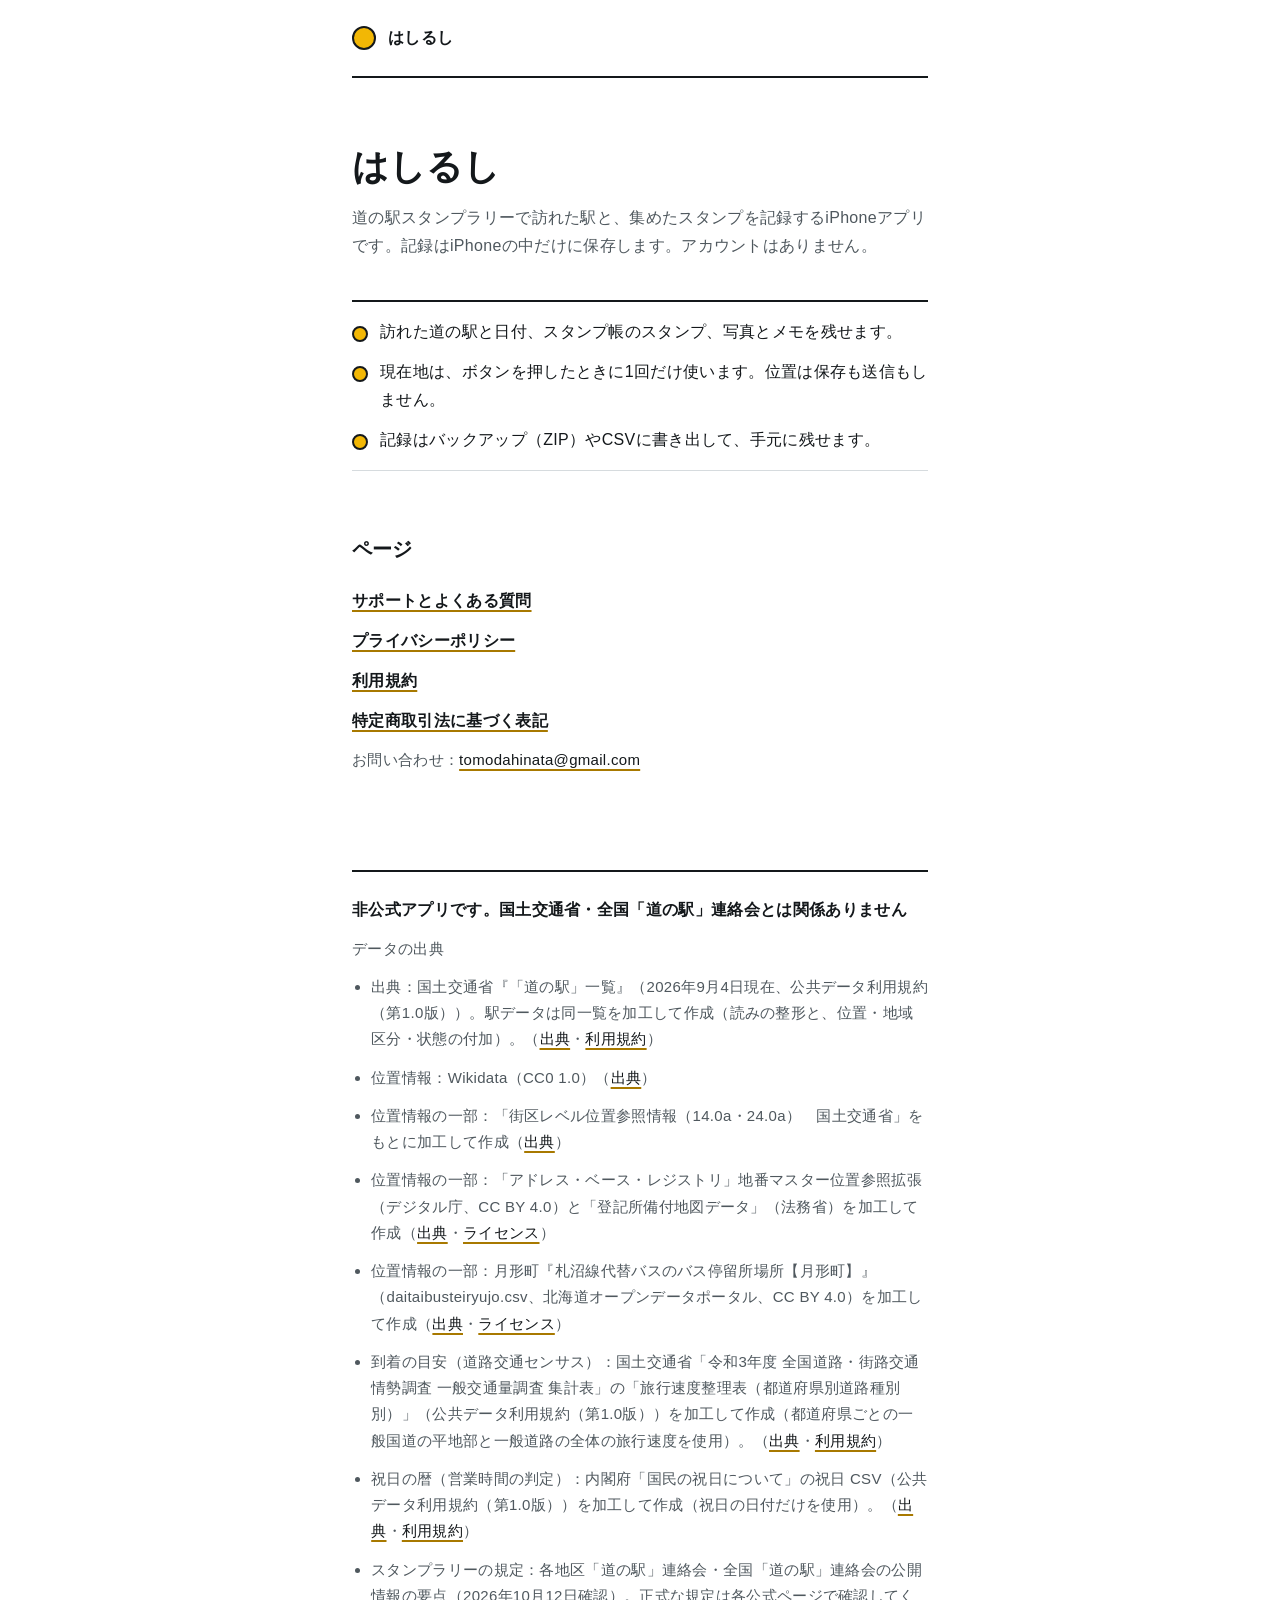
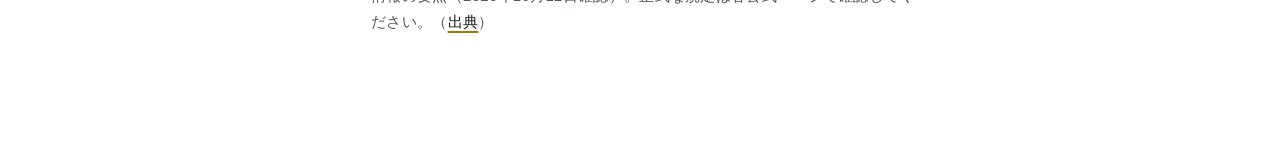
<file: index.html>
<!doctype html>
<html lang="ja">
  <head>
    <meta charset="utf-8" />
    <meta name="viewport" content="width=device-width, initial-scale=1" />
    <title>はしるし</title>
    <meta
      name="description"
      content="道の駅スタンプラリーの訪問とスタンプを、iPhoneの中に記録するアプリ「はしるし」のページです。"
    />
    <link rel="stylesheet" href="style.css" />
  </head>
  <body>
    <div class="page">
      <header><span class="mark" aria-hidden="true"></span><a href="./">はしるし</a></header>
      <main>
        <h1>はしるし</h1>
        <p class="lead">
          道の駅スタンプラリーで訪れた駅と、集めたスタンプを記録するiPhoneアプリです。記録はiPhoneの中だけに保存します。アカウントはありません。
        </p>

        <ul class="summary">
          <li>訪れた道の駅と日付、スタンプ帳のスタンプ、写真とメモを残せます。</li>
          <li>現在地は、ボタンを押したときに1回だけ使います。位置は保存も送信もしません。</li>
          <li>記録はバックアップ（ZIP）やCSVに書き出して、手元に残せます。</li>
        </ul>

        <h2>ページ</h2>
        <ul class="links">
          <li><a href="support.html">サポートとよくある質問</a></li>
          <li><a href="privacy.html">プライバシーポリシー</a></li>
          <li><a href="terms.html">利用規約</a></li>
          <li><a href="tokushoho.html">特定商取引法に基づく表記</a></li>
        </ul>
        <p class="meta">
          お問い合わせ：<a href="mailto:tomodahinata@gmail.com">tomodahinata@gmail.com</a>
        </p>
      </main>
      <footer>
        <p class="disclaimer">
          非公式アプリです。国土交通省・全国「道の駅」連絡会とは関係ありません
        </p>
        <p class="meta">データの出典</p>
        <ul>
          <li>
            出典：国土交通省『「道の駅」一覧』（2026年9月4日現在、公共データ利用規約（第1.0版））。駅データは同一覧を加工して作成（読みの整形と、位置・地域区分・状態の付加）。（<a
              href="https://www.mlit.go.jp/road/Michi-no-Eki/list.html"
              >出典</a
            >・<a href="https://www.digital.go.jp/resources/open_data/public_data_license_v1.0"
              >利用規約</a
            >）
          </li>
          <li>
            位置情報：Wikidata（CC0 1.0）（<a
              href="https://www.wikidata.org/wiki/Wikidata:Licensing"
              >出典</a
            >）
          </li>
          <li>
            位置情報の一部：「街区レベル位置参照情報（14.0a・24.0a）　国土交通省」をもとに加工して作成（<a
              href="https://nlftp.mlit.go.jp/isj/"
              >出典</a
            >）
          </li>
          <li>
            位置情報の一部：「アドレス・ベース・レジストリ」地番マスター位置参照拡張（デジタル庁、CC
            BY 4.0）と「登記所備付地図データ」（法務省）を加工して作成（<a
              href="https://dataset.address-br.digital.go.jp/"
              >出典</a
            >・<a href="https://creativecommons.org/licenses/by/4.0/deed.ja">ライセンス</a>）
          </li>
          <li>
            位置情報の一部：月形町『札沼線代替バスのバス停留所場所【月形町】』（daitaibusteiryujo.csv、北海道オープンデータポータル、CC
            BY 4.0）を加工して作成（<a
              href="https://www.harp.lg.jp/opendata/dataset/1376/resource/2848/daitaibusteiryujo.csv"
              >出典</a
            >・<a href="https://creativecommons.org/licenses/by/4.0/deed.ja">ライセンス</a>）
          </li>
          <!-- prettier-ignore -->
          <li>
            到着の目安（道路交通センサス）：国土交通省「令和3年度 全国道路・街路交通情勢調査 一般交通量調査 集計表」の「旅行速度整理表（都道府県別道路種別別）」（公共データ利用規約（第1.0版））を加工して作成（都道府県ごとの一般国道の平地部と一般道路の全体の旅行速度を使用）。（<a href="https://www.mlit.go.jp/road/census/r3/index.html">出典</a>・<a href="https://www.digital.go.jp/resources/open_data/public_data_license_v1.0">利用規約</a>）
          </li>
          <li>
            祝日の暦（営業時間の判定）：内閣府「国民の祝日について」の祝日
            CSV（公共データ利用規約（第1.0版））を加工して作成（祝日の日付だけを使用）。（<a
              href="https://www8.cao.go.jp/chosei/shukujitsu/gaiyou.html"
              >出典</a
            >・<a href="https://www.digital.go.jp/resources/open_data/public_data_license_v1.0"
              >利用規約</a
            >）
          </li>
          <li>
            スタンプラリーの規定：各地区「道の駅」連絡会・全国「道の駅」連絡会の公開情報の要点（2026年10月12日確認）。正式な規定は各公式ページで確認してください。（<a
              href="https://www.michi-no-eki.jp/stamprally"
              >出典</a
            >）
          </li>
        </ul>
      </footer>
    </div>
  </body>
</html>
</file>
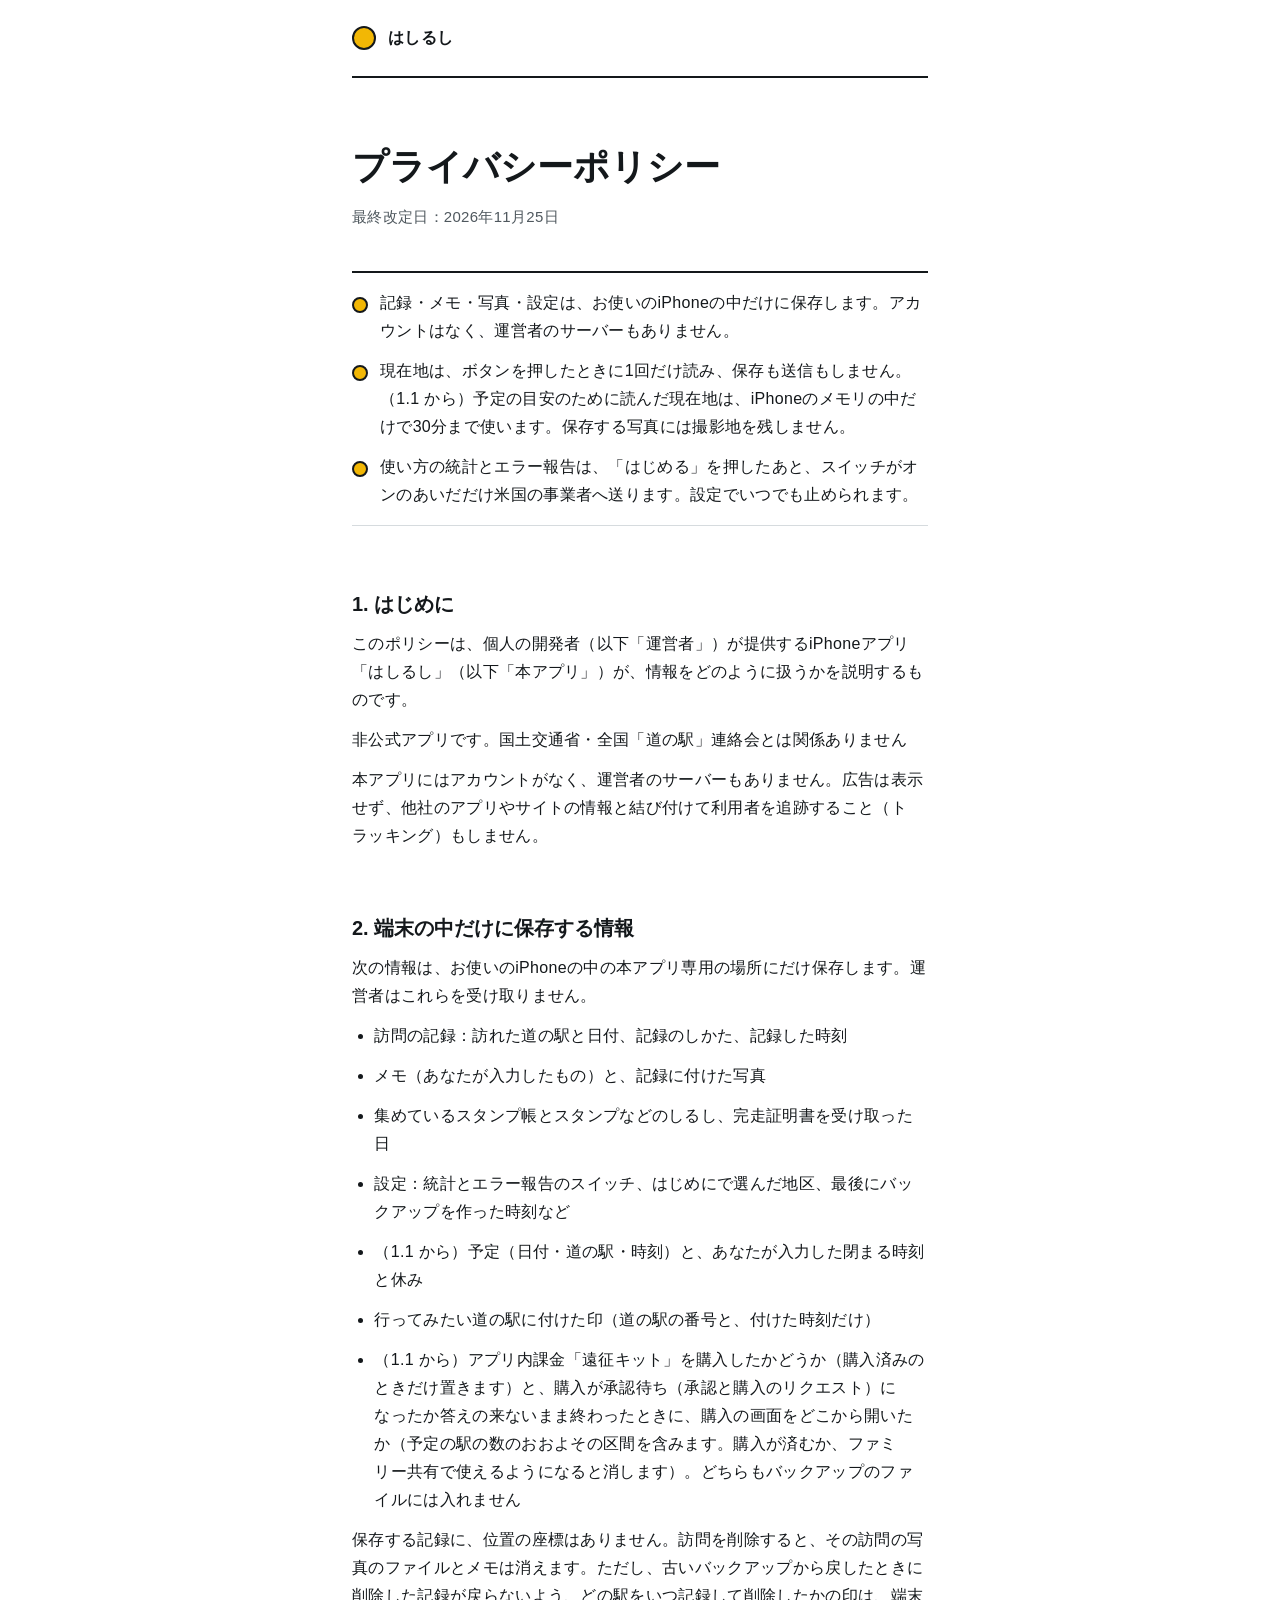
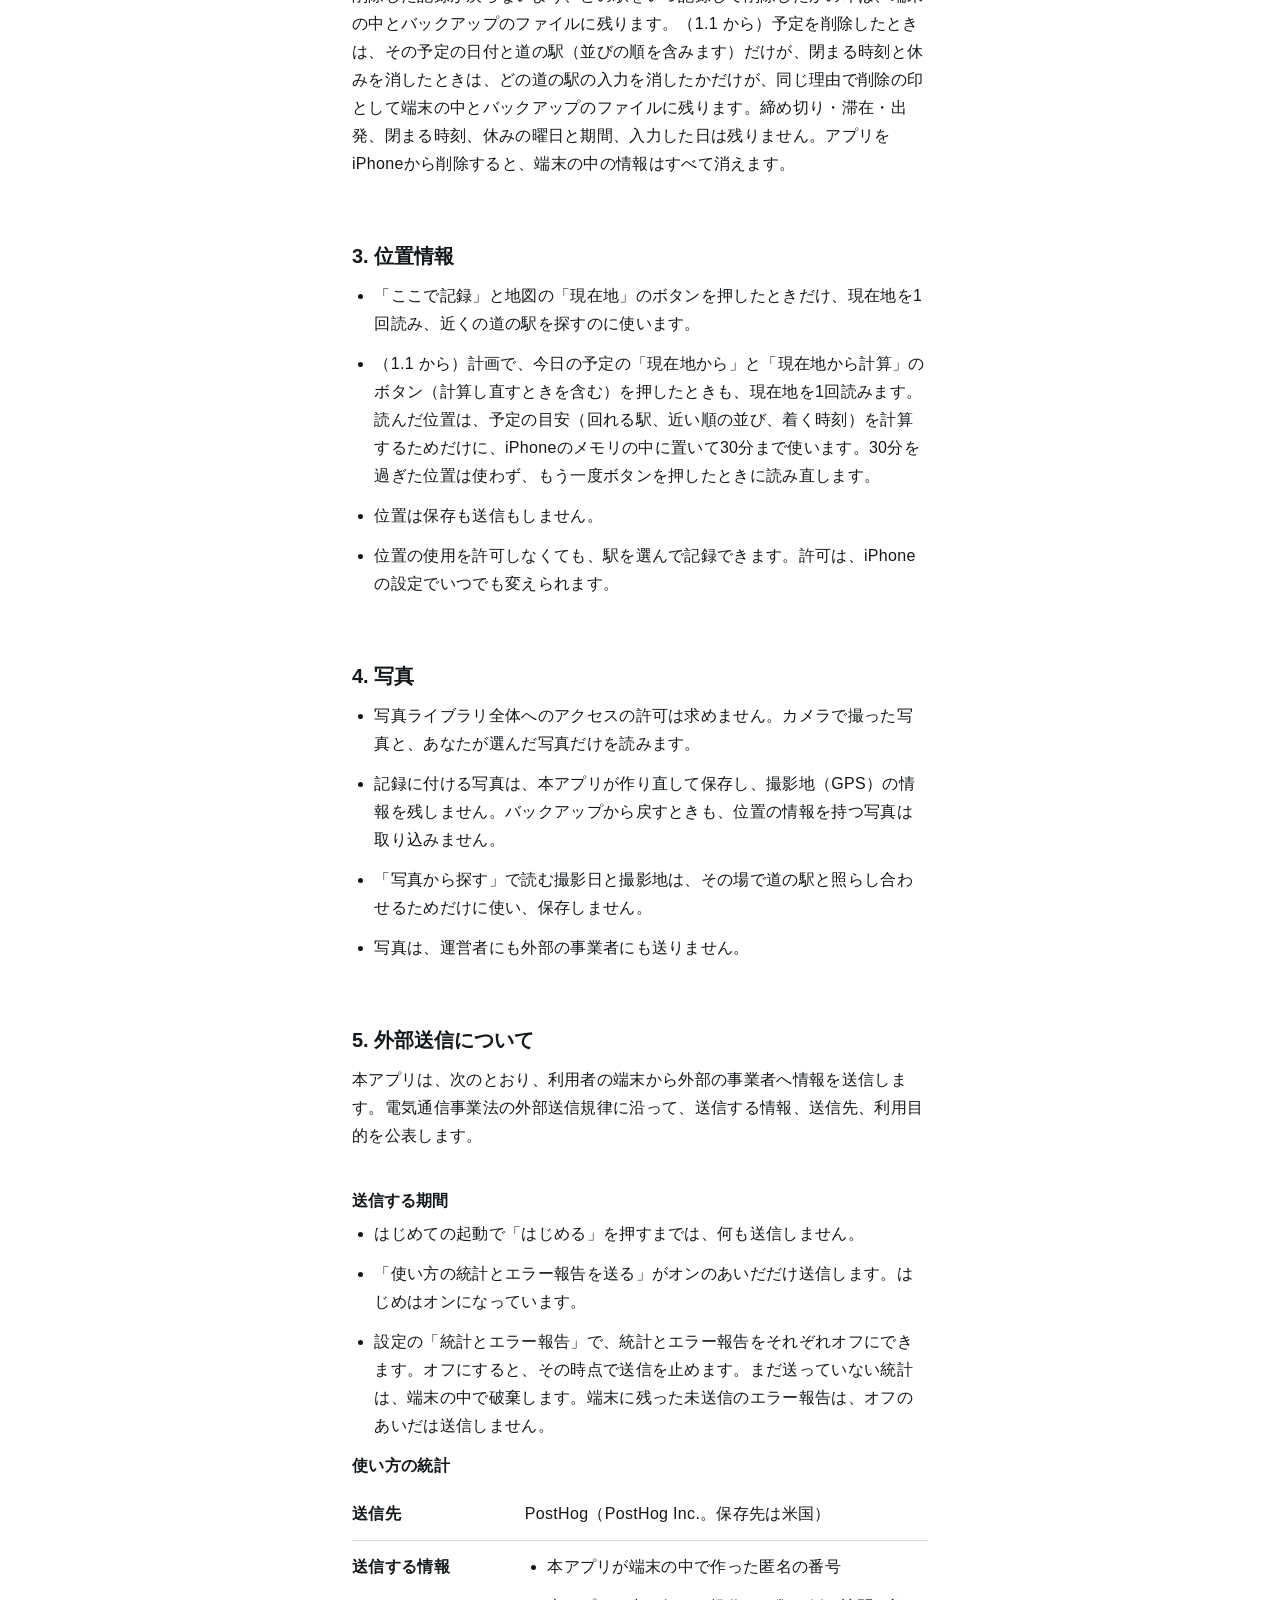
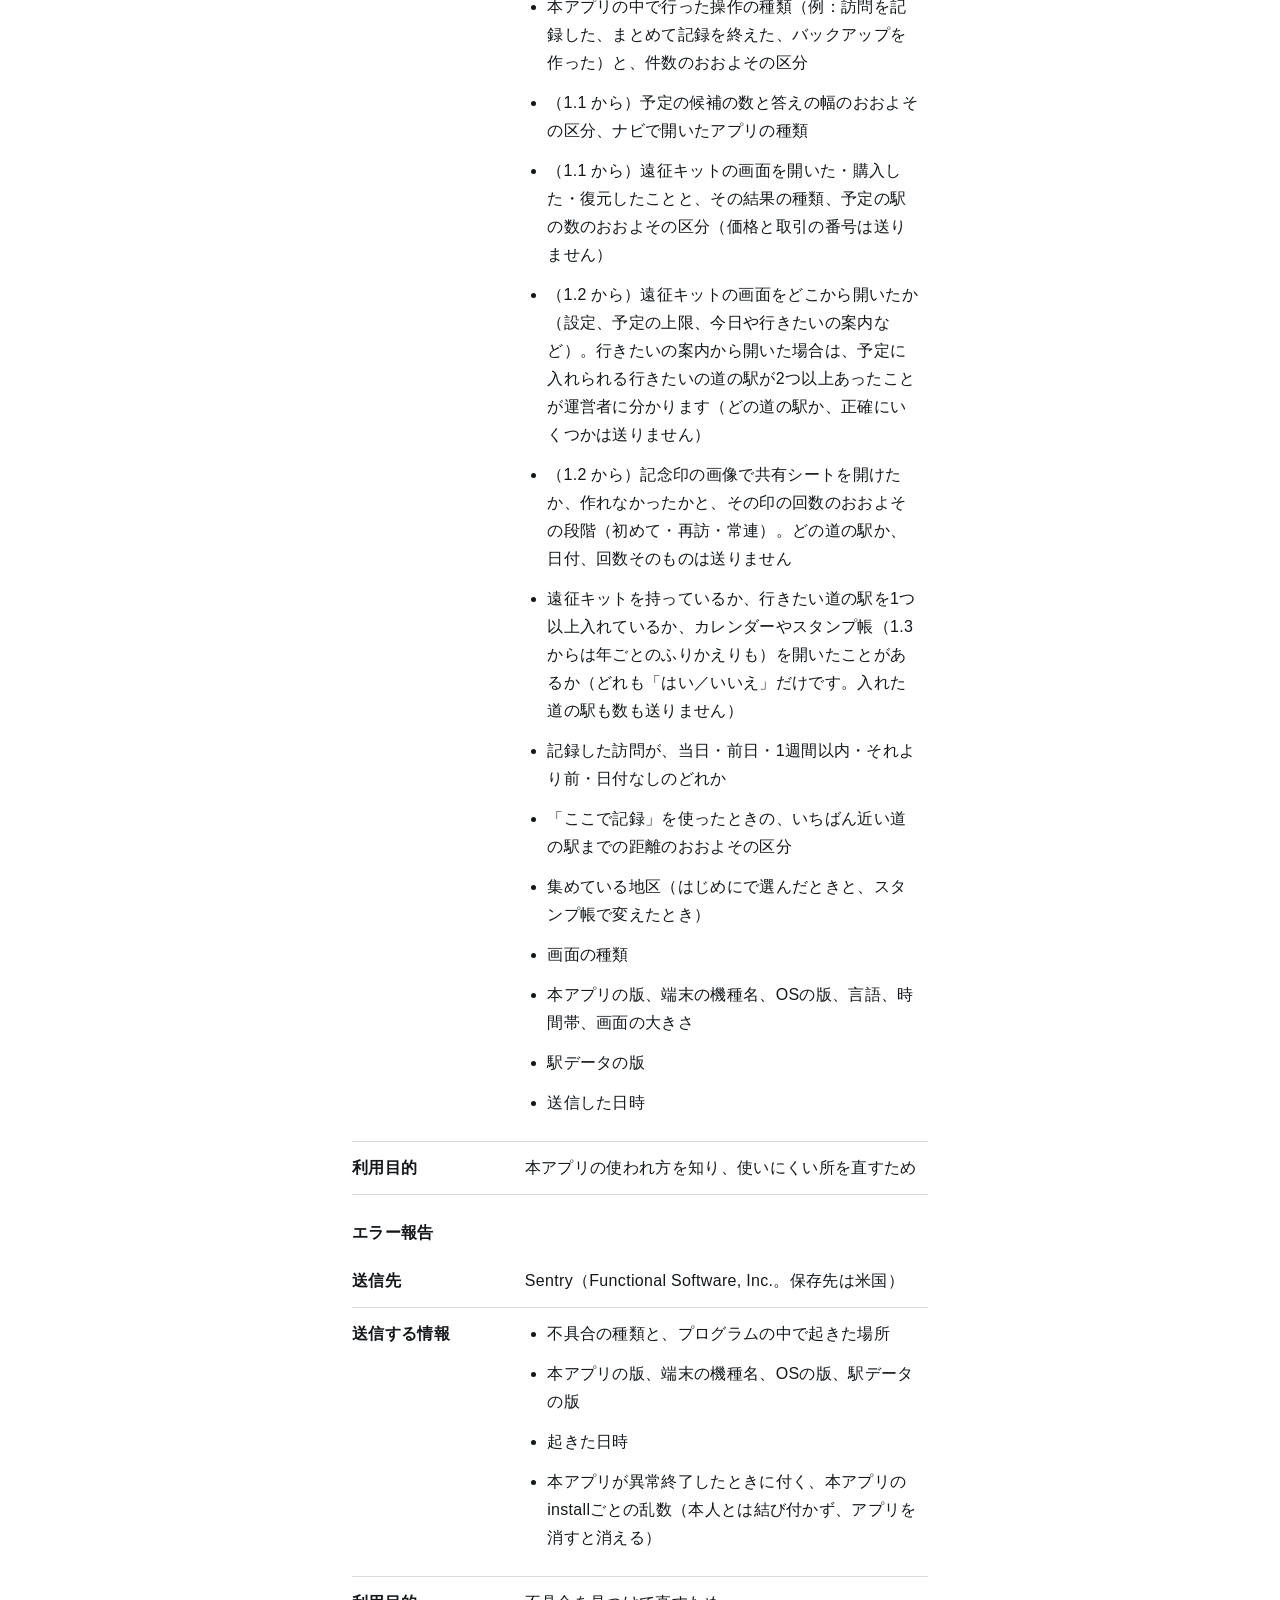
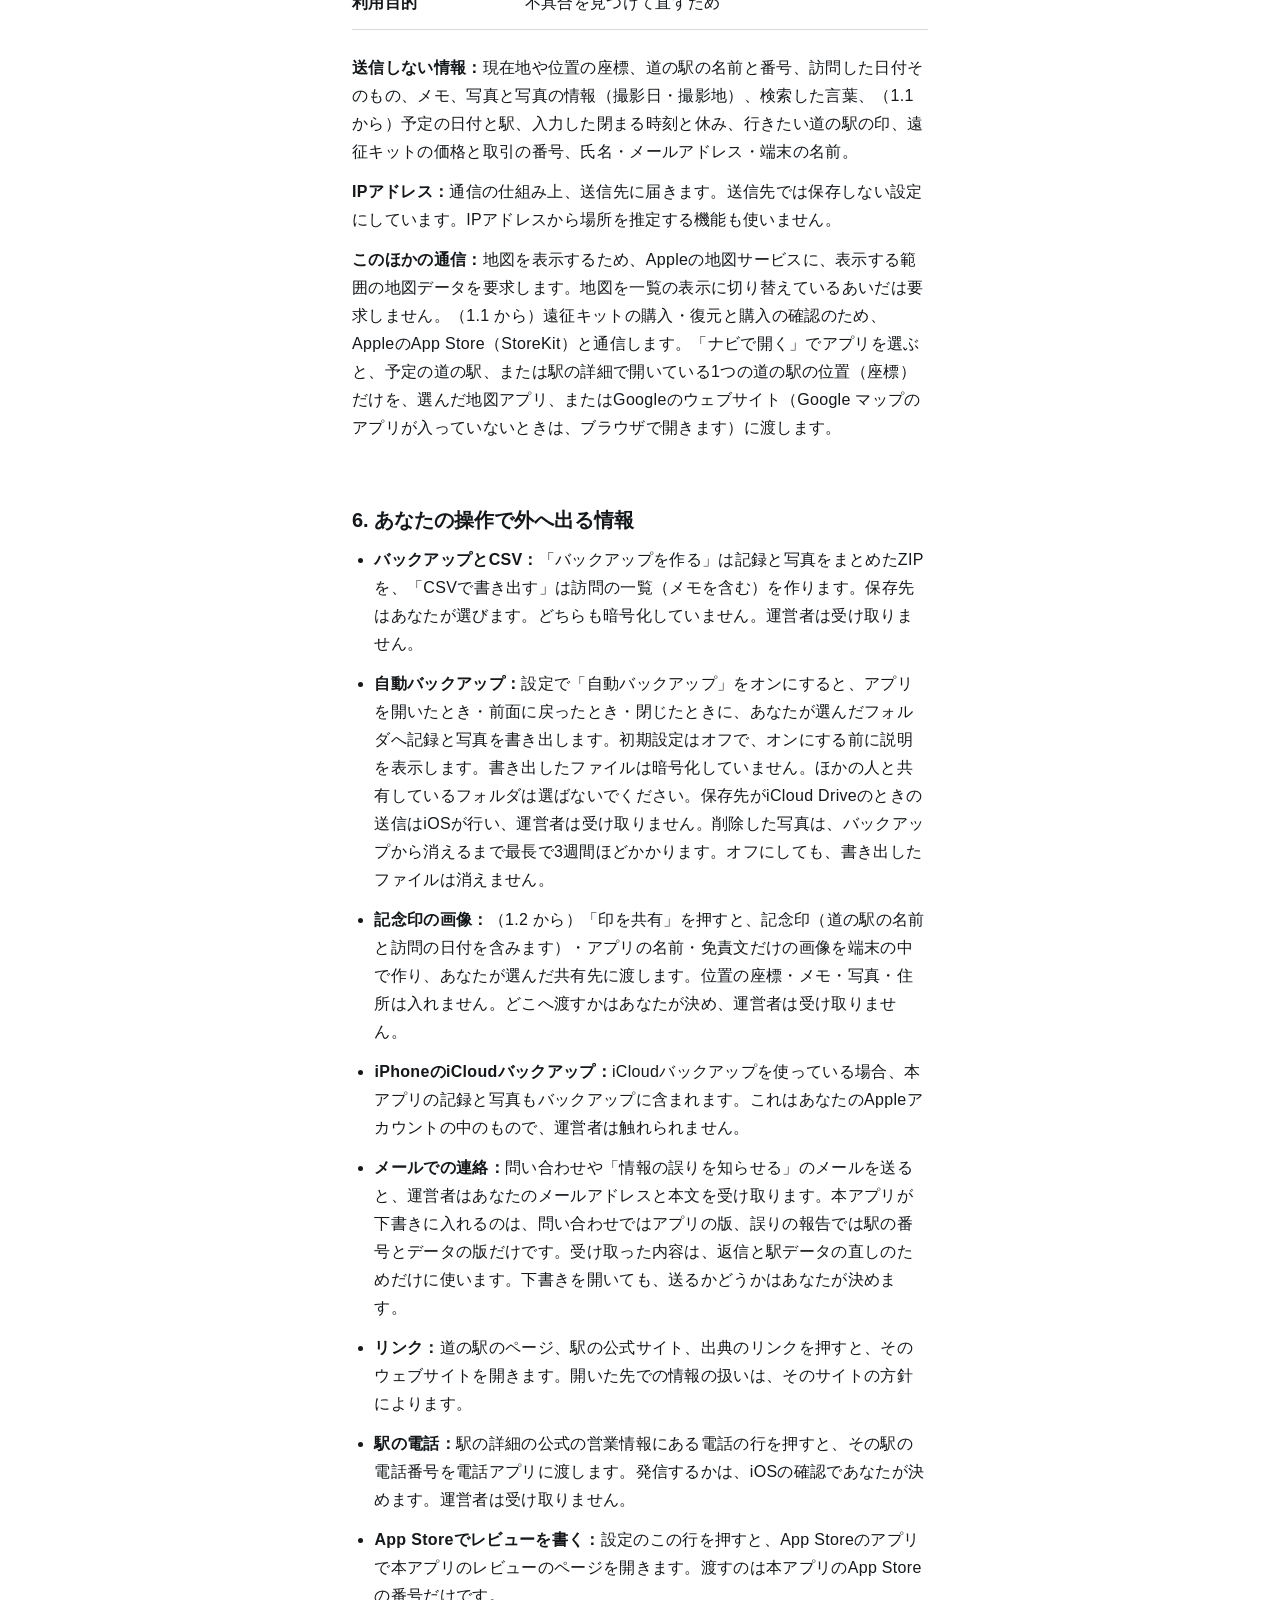
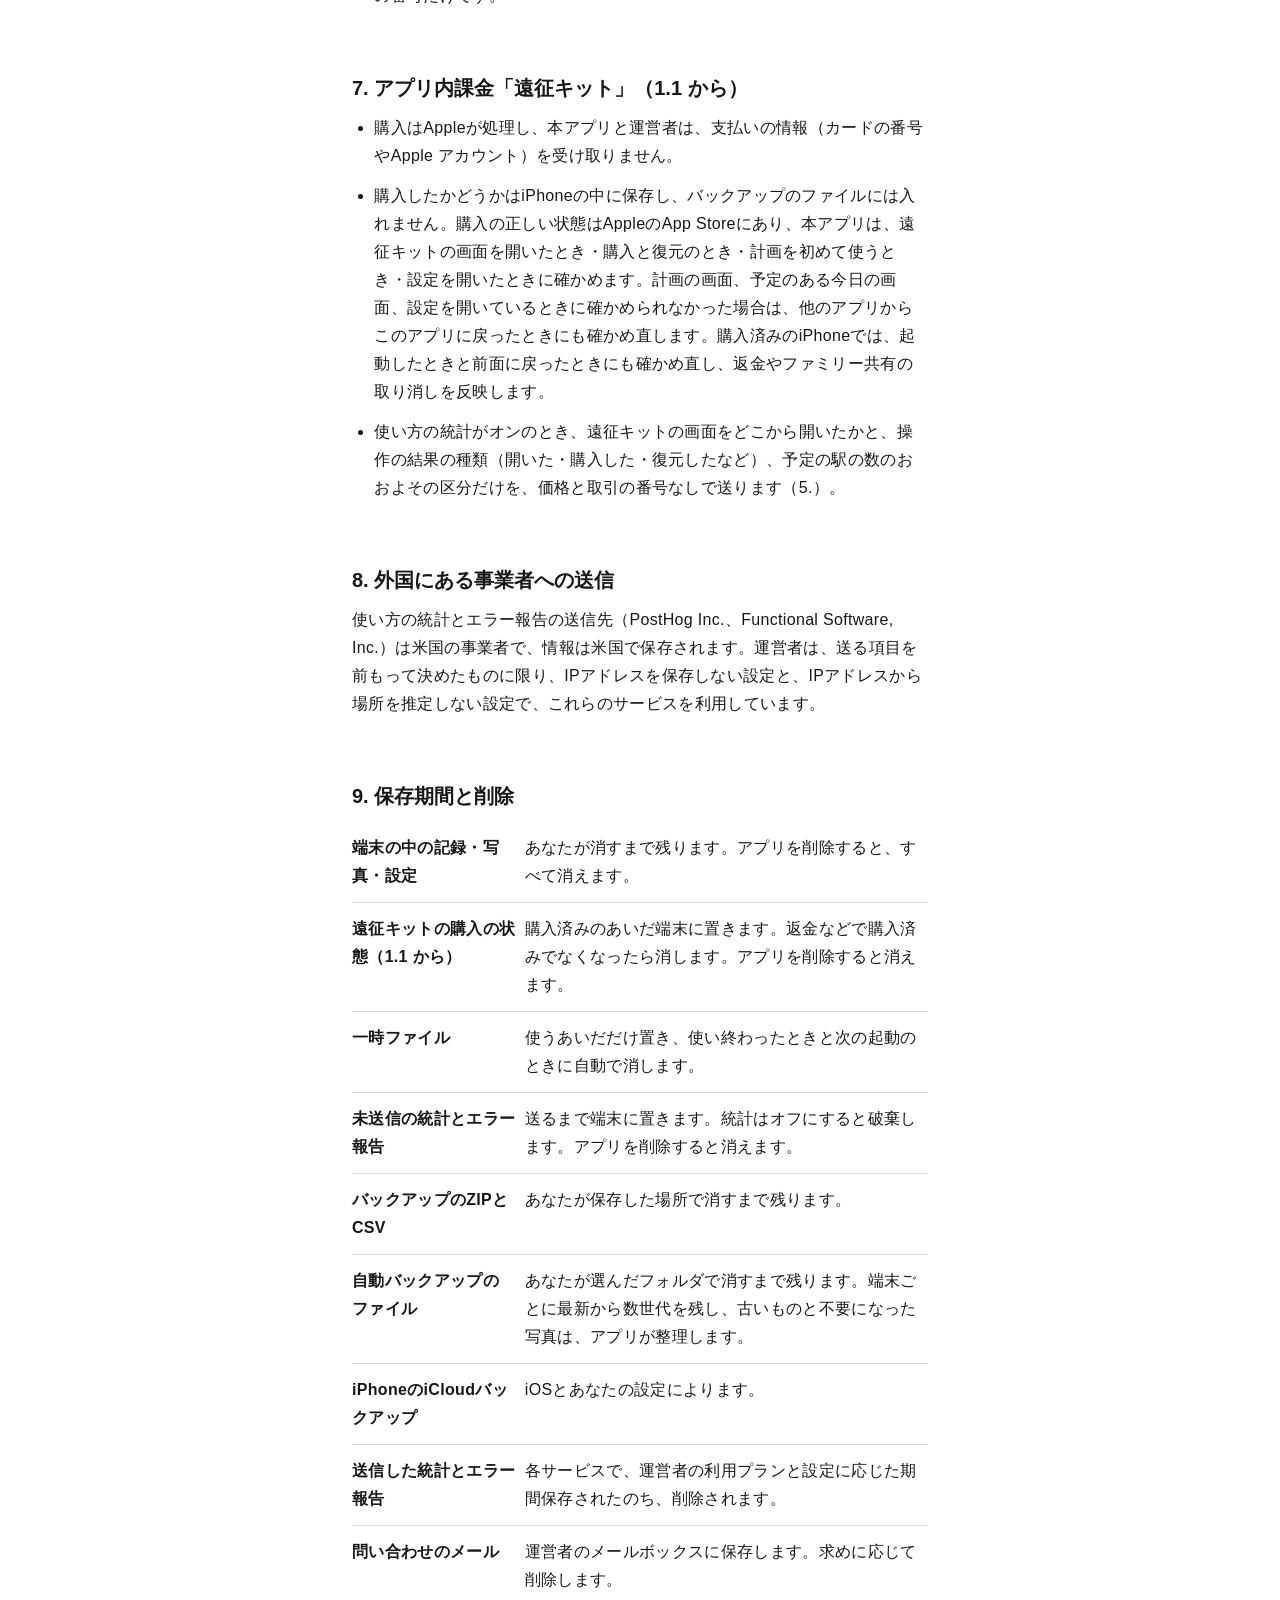
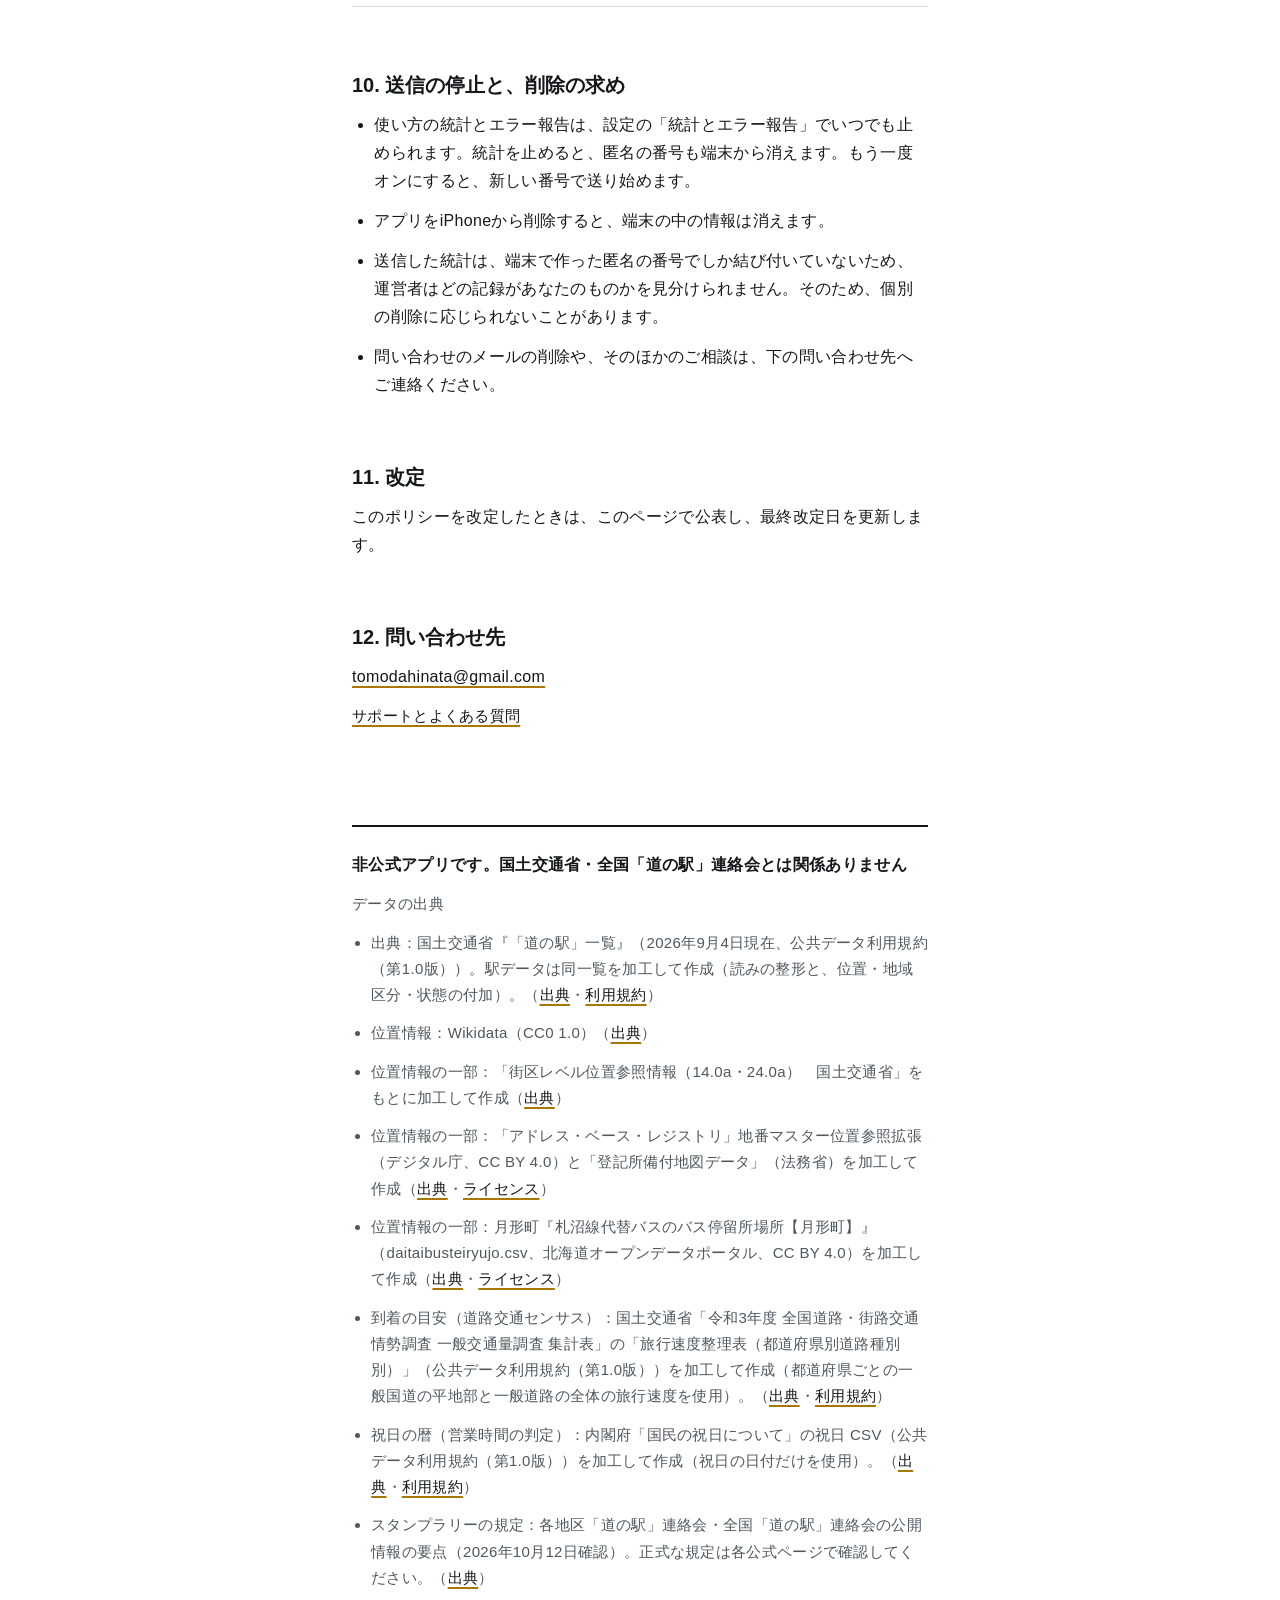
<file: privacy.html>
<!doctype html>
<html lang="ja">
  <head>
    <meta charset="utf-8" />
    <meta name="viewport" content="width=device-width, initial-scale=1" />
    <title>プライバシーポリシー | はしるし</title>
    <meta
      name="description"
      content="iPhoneアプリ「はしるし」が情報をどのように扱うかの説明です。"
    />
    <link rel="stylesheet" href="style.css" />
  </head>
  <body>
    <div class="page">
      <header><span class="mark" aria-hidden="true"></span><a href="./">はしるし</a></header>
      <main>
        <h1>プライバシーポリシー</h1>
        <p class="meta">最終改定日：2026年11月25日</p>

        <ul class="summary">
          <li>
            記録・メモ・写真・設定は、お使いのiPhoneの中だけに保存します。アカウントはなく、運営者のサーバーもありません。
          </li>
          <li>
            現在地は、ボタンを押したときに1回だけ読み、保存も送信もしません。（1.1
            から）予定の目安のために読んだ現在地は、iPhoneのメモリの中だけで30分まで使います。保存する写真には撮影地を残しません。
          </li>
          <li>
            使い方の統計とエラー報告は、「はじめる」を押したあと、スイッチがオンのあいだだけ米国の事業者へ送ります。設定でいつでも止められます。
          </li>
        </ul>

        <h2>1. はじめに</h2>
        <p>
          このポリシーは、個人の開発者（以下「運営者」）が提供するiPhoneアプリ「はしるし」（以下「本アプリ」）が、情報をどのように扱うかを説明するものです。
        </p>
        <p>非公式アプリです。国土交通省・全国「道の駅」連絡会とは関係ありません</p>
        <p>
          本アプリにはアカウントがなく、運営者のサーバーもありません。広告は表示せず、他社のアプリやサイトの情報と結び付けて利用者を追跡すること（トラッキング）もしません。
        </p>

        <h2>2. 端末の中だけに保存する情報</h2>
        <p>
          次の情報は、お使いのiPhoneの中の本アプリ専用の場所にだけ保存します。運営者はこれらを受け取りません。
        </p>
        <ul>
          <li>訪問の記録：訪れた道の駅と日付、記録のしかた、記録した時刻</li>
          <li>メモ（あなたが入力したもの）と、記録に付けた写真</li>
          <li>集めているスタンプ帳とスタンプなどのしるし、完走証明書を受け取った日</li>
          <li>
            設定：統計とエラー報告のスイッチ、はじめにで選んだ地区、最後にバックアップを作った時刻など
          </li>
          <li>（1.1 から）予定（日付・道の駅・時刻）と、あなたが入力した閉まる時刻と休み</li>
          <li>行ってみたい道の駅に付けた印（道の駅の番号と、付けた時刻だけ）</li>
          <li>
            （1.1
            から）アプリ内課金「遠征キット」を購入したかどうか（購入済みのときだけ置きます）と、購入が承認待ち（承認と購入のリクエスト）になったか答えの来ないまま終わったときに、購入の画面をどこから開いたか（予定の駅の数のおおよその区間を含みます。購入が済むか、ファミリー共有で使えるようになると消します）。どちらもバックアップのファイルには入れません
          </li>
        </ul>
        <p>
          保存する記録に、位置の座標はありません。訪問を削除すると、その訪問の写真のファイルとメモは消えます。ただし、古いバックアップから戻したときに削除した記録が戻らないよう、どの駅をいつ記録して削除したかの印は、端末の中とバックアップのファイルに残ります。（1.1
          から）予定を削除したときは、その予定の日付と道の駅（並びの順を含みます）だけが、閉まる時刻と休みを消したときは、どの道の駅の入力を消したかだけが、同じ理由で削除の印として端末の中とバックアップのファイルに残ります。締め切り・滞在・出発、閉まる時刻、休みの曜日と期間、入力した日は残りません。アプリをiPhoneから削除すると、端末の中の情報はすべて消えます。
        </p>

        <h2>3. 位置情報</h2>
        <ul>
          <li>
            「ここで記録」と地図の「現在地」のボタンを押したときだけ、現在地を1回読み、近くの道の駅を探すのに使います。
          </li>
          <li>
            （1.1
            から）計画で、今日の予定の「現在地から」と「現在地から計算」のボタン（計算し直すときを含む）を押したときも、現在地を1回読みます。読んだ位置は、予定の目安（回れる駅、近い順の並び、着く時刻）を計算するためだけに、iPhoneのメモリの中に置いて30分まで使います。30分を過ぎた位置は使わず、もう一度ボタンを押したときに読み直します。
          </li>
          <li>位置は保存も送信もしません。</li>
          <li>
            位置の使用を許可しなくても、駅を選んで記録できます。許可は、iPhoneの設定でいつでも変えられます。
          </li>
        </ul>

        <h2>4. 写真</h2>
        <ul>
          <li>
            写真ライブラリ全体へのアクセスの許可は求めません。カメラで撮った写真と、あなたが選んだ写真だけを読みます。
          </li>
          <li>
            記録に付ける写真は、本アプリが作り直して保存し、撮影地（GPS）の情報を残しません。バックアップから戻すときも、位置の情報を持つ写真は取り込みません。
          </li>
          <li>
            「写真から探す」で読む撮影日と撮影地は、その場で道の駅と照らし合わせるためだけに使い、保存しません。
          </li>
          <li>写真は、運営者にも外部の事業者にも送りません。</li>
        </ul>

        <h2>5. 外部送信について</h2>
        <p>
          本アプリは、次のとおり、利用者の端末から外部の事業者へ情報を送信します。電気通信事業法の外部送信規律に沿って、送信する情報、送信先、利用目的を公表します。
        </p>

        <h3>送信する期間</h3>
        <ul>
          <li>はじめての起動で「はじめる」を押すまでは、何も送信しません。</li>
          <li>
            「使い方の統計とエラー報告を送る」がオンのあいだだけ送信します。はじめはオンになっています。
          </li>
          <li>
            設定の「統計とエラー報告」で、統計とエラー報告をそれぞれオフにできます。オフにすると、その時点で送信を止めます。まだ送っていない統計は、端末の中で破棄します。端末に残った未送信のエラー報告は、オフのあいだは送信しません。
          </li>
        </ul>

        <table>
          <caption>
            使い方の統計
          </caption>
          <tbody>
            <tr>
              <th scope="row">送信先</th>
              <td>PostHog（PostHog Inc.。保存先は米国）</td>
            </tr>
            <tr>
              <th scope="row">送信する情報</th>
              <td>
                <ul>
                  <li>本アプリが端末の中で作った匿名の番号</li>
                  <li>
                    本アプリの中で行った操作の種類（例：訪問を記録した、まとめて記録を終えた、バックアップを作った）と、件数のおおよその区分
                  </li>
                  <li>
                    （1.1 から）予定の候補の数と答えの幅のおおよその区分、ナビで開いたアプリの種類
                  </li>
                  <li>
                    （1.1
                    から）遠征キットの画面を開いた・購入した・復元したことと、その結果の種類、予定の駅の数のおおよその区分（価格と取引の番号は送りません）
                  </li>
                  <li>
                    （1.2
                    から）遠征キットの画面をどこから開いたか（設定、予定の上限、今日や行きたいの案内など）。行きたいの案内から開いた場合は、予定に入れられる行きたいの道の駅が2つ以上あったことが運営者に分かります（どの道の駅か、正確にいくつかは送りません）
                  </li>
                  <li>
                    （1.2
                    から）記念印の画像で共有シートを開けたか、作れなかったかと、その印の回数のおおよその段階（初めて・再訪・常連）。どの道の駅か、日付、回数そのものは送りません
                  </li>
                  <li>
                    遠征キットを持っているか、行きたい道の駅を1つ以上入れているか、カレンダーやスタンプ帳（1.3
                    からは年ごとのふりかえりも）を開いたことがあるか（どれも「はい／いいえ」だけです。入れた道の駅も数も送りません）
                  </li>
                  <li>記録した訪問が、当日・前日・1週間以内・それより前・日付なしのどれか</li>
                  <li>
                    「ここで記録」を使ったときの、いちばん近い道の駅までの距離のおおよその区分
                  </li>
                  <li>集めている地区（はじめにで選んだときと、スタンプ帳で変えたとき）</li>
                  <li>画面の種類</li>
                  <li>本アプリの版、端末の機種名、OSの版、言語、時間帯、画面の大きさ</li>
                  <li>駅データの版</li>
                  <li>送信した日時</li>
                </ul>
              </td>
            </tr>
            <tr>
              <th scope="row">利用目的</th>
              <td>本アプリの使われ方を知り、使いにくい所を直すため</td>
            </tr>
          </tbody>
        </table>

        <table>
          <caption>
            エラー報告
          </caption>
          <tbody>
            <tr>
              <th scope="row">送信先</th>
              <td>Sentry（Functional Software, Inc.。保存先は米国）</td>
            </tr>
            <tr>
              <th scope="row">送信する情報</th>
              <td>
                <ul>
                  <li>不具合の種類と、プログラムの中で起きた場所</li>
                  <li>本アプリの版、端末の機種名、OSの版、駅データの版</li>
                  <li>起きた日時</li>
                  <li>
                    本アプリが異常終了したときに付く、本アプリのinstallごとの乱数（本人とは結び付かず、アプリを消すと消える）
                  </li>
                </ul>
              </td>
            </tr>
            <tr>
              <th scope="row">利用目的</th>
              <td>不具合を見つけて直すため</td>
            </tr>
          </tbody>
        </table>

        <p>
          <strong>送信しない情報：</strong
          >現在地や位置の座標、道の駅の名前と番号、訪問した日付そのもの、メモ、写真と写真の情報（撮影日・撮影地）、検索した言葉、（1.1
          から）予定の日付と駅、入力した閉まる時刻と休み、行きたい道の駅の印、遠征キットの価格と取引の番号、氏名・メールアドレス・端末の名前。
        </p>
        <p>
          <strong>IPアドレス：</strong
          >通信の仕組み上、送信先に届きます。送信先では保存しない設定にしています。IPアドレスから場所を推定する機能も使いません。
        </p>
        <p>
          <strong>このほかの通信：</strong
          >地図を表示するため、Appleの地図サービスに、表示する範囲の地図データを要求します。地図を一覧の表示に切り替えているあいだは要求しません。（1.1
          から）遠征キットの購入・復元と購入の確認のため、AppleのApp
          Store（StoreKit）と通信します。「ナビで開く」でアプリを選ぶと、予定の道の駅、または駅の詳細で開いている1つの道の駅の位置（座標）だけを、選んだ地図アプリ、またはGoogleのウェブサイト（Google
          マップのアプリが入っていないときは、ブラウザで開きます）に渡します。
        </p>

        <h2>6. あなたの操作で外へ出る情報</h2>
        <ul>
          <li>
            <strong>バックアップとCSV：</strong
            >「バックアップを作る」は記録と写真をまとめたZIPを、「CSVで書き出す」は訪問の一覧（メモを含む）を作ります。保存先はあなたが選びます。どちらも暗号化していません。運営者は受け取りません。
          </li>
          <li>
            <strong>自動バックアップ：</strong
            >設定で「自動バックアップ」をオンにすると、アプリを開いたとき・前面に戻ったとき・閉じたときに、あなたが選んだフォルダへ記録と写真を書き出します。初期設定はオフで、オンにする前に説明を表示します。書き出したファイルは暗号化していません。ほかの人と共有しているフォルダは選ばないでください。保存先がiCloud
            Driveのときの送信はiOSが行い、運営者は受け取りません。削除した写真は、バックアップから消えるまで最長で3週間ほどかかります。オフにしても、書き出したファイルは消えません。
          </li>
          <li>
            <strong>記念印の画像：</strong>（1.2
            から）「印を共有」を押すと、記念印（道の駅の名前と訪問の日付を含みます）・アプリの名前・免責文だけの画像を端末の中で作り、あなたが選んだ共有先に渡します。位置の座標・メモ・写真・住所は入れません。どこへ渡すかはあなたが決め、運営者は受け取りません。
          </li>
          <li>
            <strong>iPhoneのiCloudバックアップ：</strong
            >iCloudバックアップを使っている場合、本アプリの記録と写真もバックアップに含まれます。これはあなたのAppleアカウントの中のもので、運営者は触れられません。
          </li>
          <li>
            <strong>メールでの連絡：</strong
            >問い合わせや「情報の誤りを知らせる」のメールを送ると、運営者はあなたのメールアドレスと本文を受け取ります。本アプリが下書きに入れるのは、問い合わせではアプリの版、誤りの報告では駅の番号とデータの版だけです。受け取った内容は、返信と駅データの直しのためだけに使います。下書きを開いても、送るかどうかはあなたが決めます。
          </li>
          <li>
            <strong>リンク：</strong
            >道の駅のページ、駅の公式サイト、出典のリンクを押すと、そのウェブサイトを開きます。開いた先での情報の扱いは、そのサイトの方針によります。
          </li>
          <li>
            <strong>駅の電話：</strong
            >駅の詳細の公式の営業情報にある電話の行を押すと、その駅の電話番号を電話アプリに渡します。発信するかは、iOSの確認であなたが決めます。運営者は受け取りません。
          </li>
          <li>
            <strong>App Storeでレビューを書く：</strong>設定のこの行を押すと、App
            Storeのアプリで本アプリのレビューのページを開きます。渡すのは本アプリのApp
            Storeの番号だけです。
          </li>
        </ul>

        <h2>7. アプリ内課金「遠征キット」（1.1 から）</h2>
        <ul>
          <li>
            購入はAppleが処理し、本アプリと運営者は、支払いの情報（カードの番号やApple
            アカウント）を受け取りません。
          </li>
          <li>
            購入したかどうかはiPhoneの中に保存し、バックアップのファイルには入れません。購入の正しい状態はAppleのApp
            Storeにあり、本アプリは、遠征キットの画面を開いたとき・購入と復元のとき・計画を初めて使うとき・設定を開いたときに確かめます。計画の画面、予定のある今日の画面、設定を開いているときに確かめられなかった場合は、他のアプリからこのアプリに戻ったときにも確かめ直します。購入済みのiPhoneでは、起動したときと前面に戻ったときにも確かめ直し、返金やファミリー共有の取り消しを反映します。
          </li>
          <li>
            使い方の統計がオンのとき、遠征キットの画面をどこから開いたかと、操作の結果の種類（開いた・購入した・復元したなど）、予定の駅の数のおおよその区分だけを、価格と取引の番号なしで送ります（5.）。
          </li>
        </ul>

        <h2>8. 外国にある事業者への送信</h2>
        <p>
          使い方の統計とエラー報告の送信先（PostHog Inc.、Functional Software,
          Inc.）は米国の事業者で、情報は米国で保存されます。運営者は、送る項目を前もって決めたものに限り、IPアドレスを保存しない設定と、IPアドレスから場所を推定しない設定で、これらのサービスを利用しています。
        </p>

        <h2>9. 保存期間と削除</h2>
        <table>
          <tbody>
            <tr>
              <th scope="row">端末の中の記録・写真・設定</th>
              <td>あなたが消すまで残ります。アプリを削除すると、すべて消えます。</td>
            </tr>
            <tr>
              <th scope="row">遠征キットの購入の状態（1.1 から）</th>
              <td>
                購入済みのあいだ端末に置きます。返金などで購入済みでなくなったら消します。アプリを削除すると消えます。
              </td>
            </tr>
            <tr>
              <th scope="row">一時ファイル</th>
              <td>使うあいだだけ置き、使い終わったときと次の起動のときに自動で消します。</td>
            </tr>
            <tr>
              <th scope="row">未送信の統計とエラー報告</th>
              <td>
                送るまで端末に置きます。統計はオフにすると破棄します。アプリを削除すると消えます。
              </td>
            </tr>
            <tr>
              <th scope="row">バックアップのZIPとCSV</th>
              <td>あなたが保存した場所で消すまで残ります。</td>
            </tr>
            <tr>
              <th scope="row">自動バックアップのファイル</th>
              <td>
                あなたが選んだフォルダで消すまで残ります。端末ごとに最新から数世代を残し、古いものと不要になった写真は、アプリが整理します。
              </td>
            </tr>
            <tr>
              <th scope="row">iPhoneのiCloudバックアップ</th>
              <td>iOSとあなたの設定によります。</td>
            </tr>
            <tr>
              <th scope="row">送信した統計とエラー報告</th>
              <td>
                各サービスで、運営者の利用プランと設定に応じた期間保存されたのち、削除されます。
              </td>
            </tr>
            <tr>
              <th scope="row">問い合わせのメール</th>
              <td>運営者のメールボックスに保存します。求めに応じて削除します。</td>
            </tr>
          </tbody>
        </table>

        <h2>10. 送信の停止と、削除の求め</h2>
        <ul>
          <li>
            使い方の統計とエラー報告は、設定の「統計とエラー報告」でいつでも止められます。統計を止めると、匿名の番号も端末から消えます。もう一度オンにすると、新しい番号で送り始めます。
          </li>
          <li>アプリをiPhoneから削除すると、端末の中の情報は消えます。</li>
          <li>
            送信した統計は、端末で作った匿名の番号でしか結び付いていないため、運営者はどの記録があなたのものかを見分けられません。そのため、個別の削除に応じられないことがあります。
          </li>
          <li>
            問い合わせのメールの削除や、そのほかのご相談は、下の問い合わせ先へご連絡ください。
          </li>
        </ul>

        <h2>11. 改定</h2>
        <p>このポリシーを改定したときは、このページで公表し、最終改定日を更新します。</p>

        <h2>12. 問い合わせ先</h2>
        <p><a href="mailto:tomodahinata@gmail.com">tomodahinata@gmail.com</a></p>
        <p class="meta"><a href="support.html">サポートとよくある質問</a></p>
      </main>
      <footer>
        <p class="disclaimer">
          非公式アプリです。国土交通省・全国「道の駅」連絡会とは関係ありません
        </p>
        <p class="meta">データの出典</p>
        <ul>
          <li>
            出典：国土交通省『「道の駅」一覧』（2026年9月4日現在、公共データ利用規約（第1.0版））。駅データは同一覧を加工して作成（読みの整形と、位置・地域区分・状態の付加）。（<a
              href="https://www.mlit.go.jp/road/Michi-no-Eki/list.html"
              >出典</a
            >・<a href="https://www.digital.go.jp/resources/open_data/public_data_license_v1.0"
              >利用規約</a
            >）
          </li>
          <li>
            位置情報：Wikidata（CC0 1.0）（<a
              href="https://www.wikidata.org/wiki/Wikidata:Licensing"
              >出典</a
            >）
          </li>
          <li>
            位置情報の一部：「街区レベル位置参照情報（14.0a・24.0a）　国土交通省」をもとに加工して作成（<a
              href="https://nlftp.mlit.go.jp/isj/"
              >出典</a
            >）
          </li>
          <li>
            位置情報の一部：「アドレス・ベース・レジストリ」地番マスター位置参照拡張（デジタル庁、CC
            BY 4.0）と「登記所備付地図データ」（法務省）を加工して作成（<a
              href="https://dataset.address-br.digital.go.jp/"
              >出典</a
            >・<a href="https://creativecommons.org/licenses/by/4.0/deed.ja">ライセンス</a>）
          </li>
          <li>
            位置情報の一部：月形町『札沼線代替バスのバス停留所場所【月形町】』（daitaibusteiryujo.csv、北海道オープンデータポータル、CC
            BY 4.0）を加工して作成（<a
              href="https://www.harp.lg.jp/opendata/dataset/1376/resource/2848/daitaibusteiryujo.csv"
              >出典</a
            >・<a href="https://creativecommons.org/licenses/by/4.0/deed.ja">ライセンス</a>）
          </li>
          <!-- prettier-ignore -->
          <li>
            到着の目安（道路交通センサス）：国土交通省「令和3年度 全国道路・街路交通情勢調査 一般交通量調査 集計表」の「旅行速度整理表（都道府県別道路種別別）」（公共データ利用規約（第1.0版））を加工して作成（都道府県ごとの一般国道の平地部と一般道路の全体の旅行速度を使用）。（<a href="https://www.mlit.go.jp/road/census/r3/index.html">出典</a>・<a href="https://www.digital.go.jp/resources/open_data/public_data_license_v1.0">利用規約</a>）
          </li>
          <li>
            祝日の暦（営業時間の判定）：内閣府「国民の祝日について」の祝日
            CSV（公共データ利用規約（第1.0版））を加工して作成（祝日の日付だけを使用）。（<a
              href="https://www8.cao.go.jp/chosei/shukujitsu/gaiyou.html"
              >出典</a
            >・<a href="https://www.digital.go.jp/resources/open_data/public_data_license_v1.0"
              >利用規約</a
            >）
          </li>
          <li>
            スタンプラリーの規定：各地区「道の駅」連絡会・全国「道の駅」連絡会の公開情報の要点（2026年10月12日確認）。正式な規定は各公式ページで確認してください。（<a
              href="https://www.michi-no-eki.jp/stamprally"
              >出典</a
            >）
          </li>
        </ul>
      </footer>
    </div>
  </body>
</html>
</file>
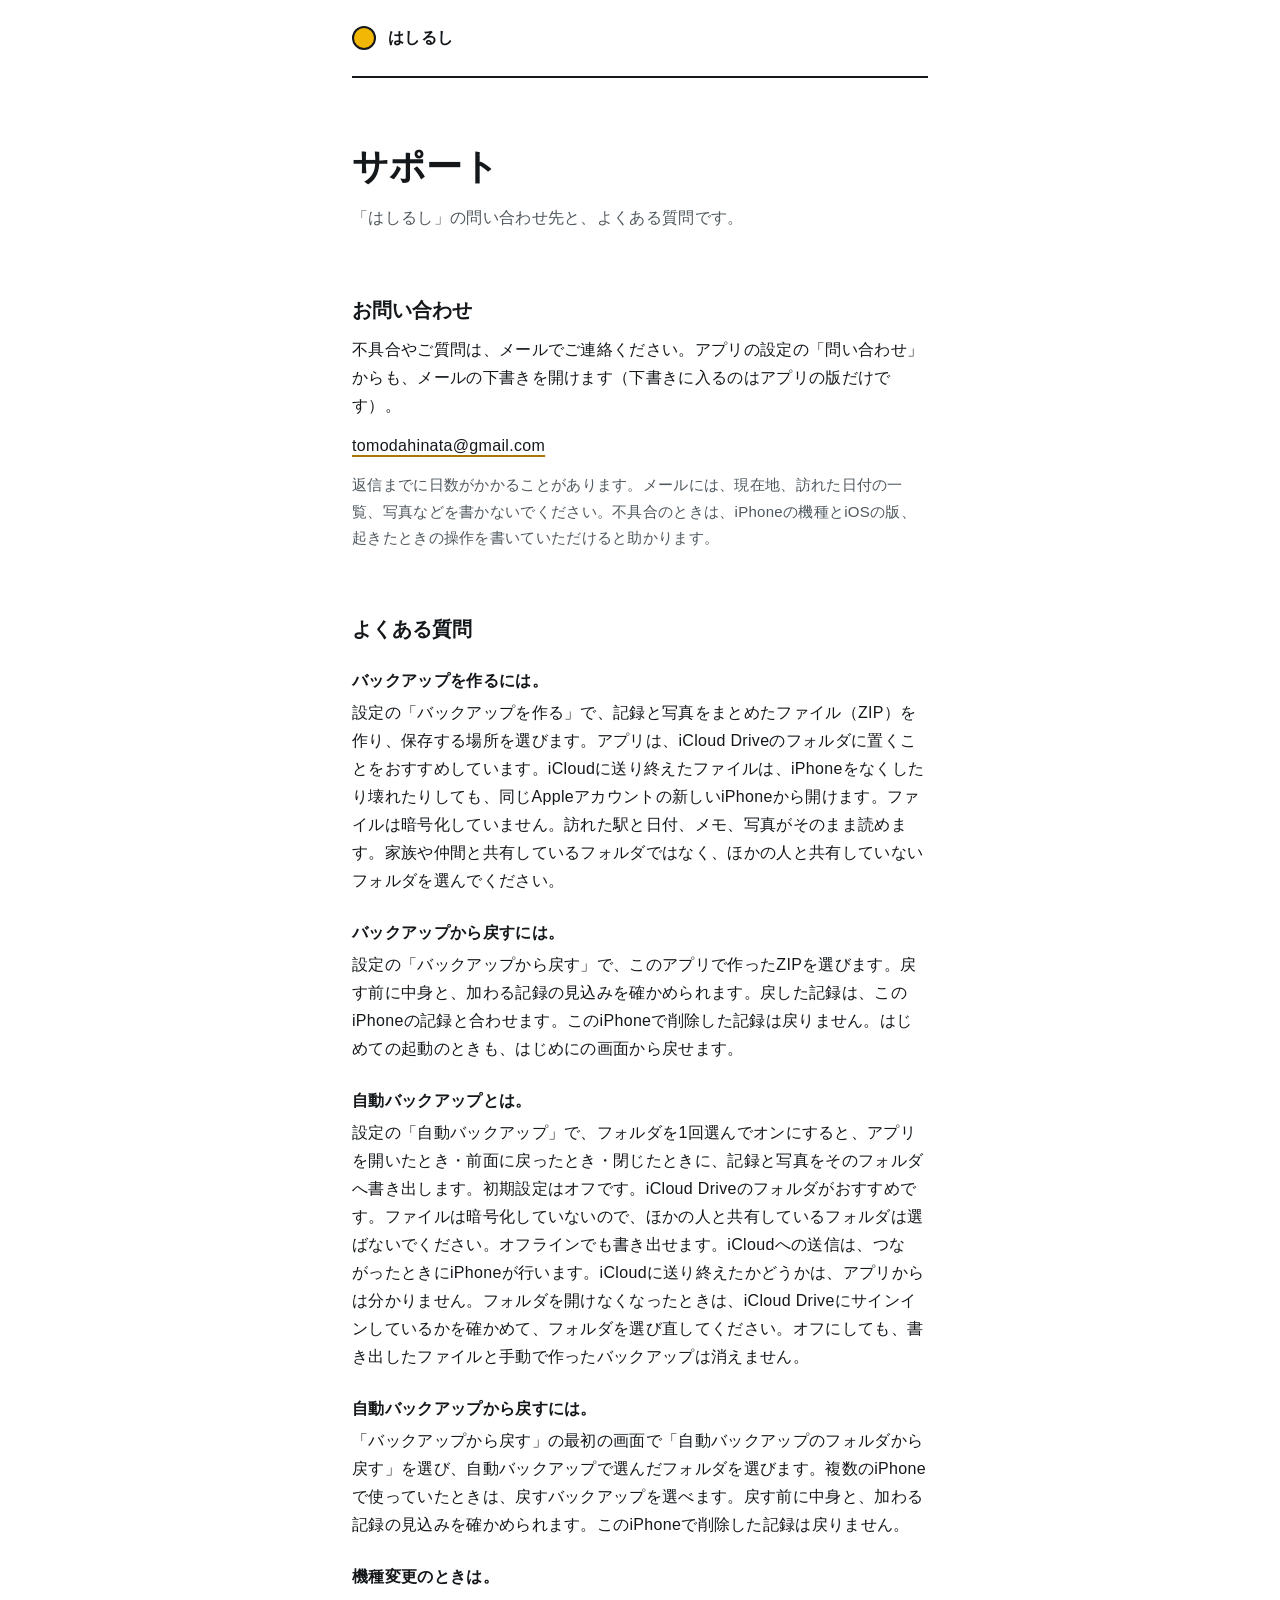
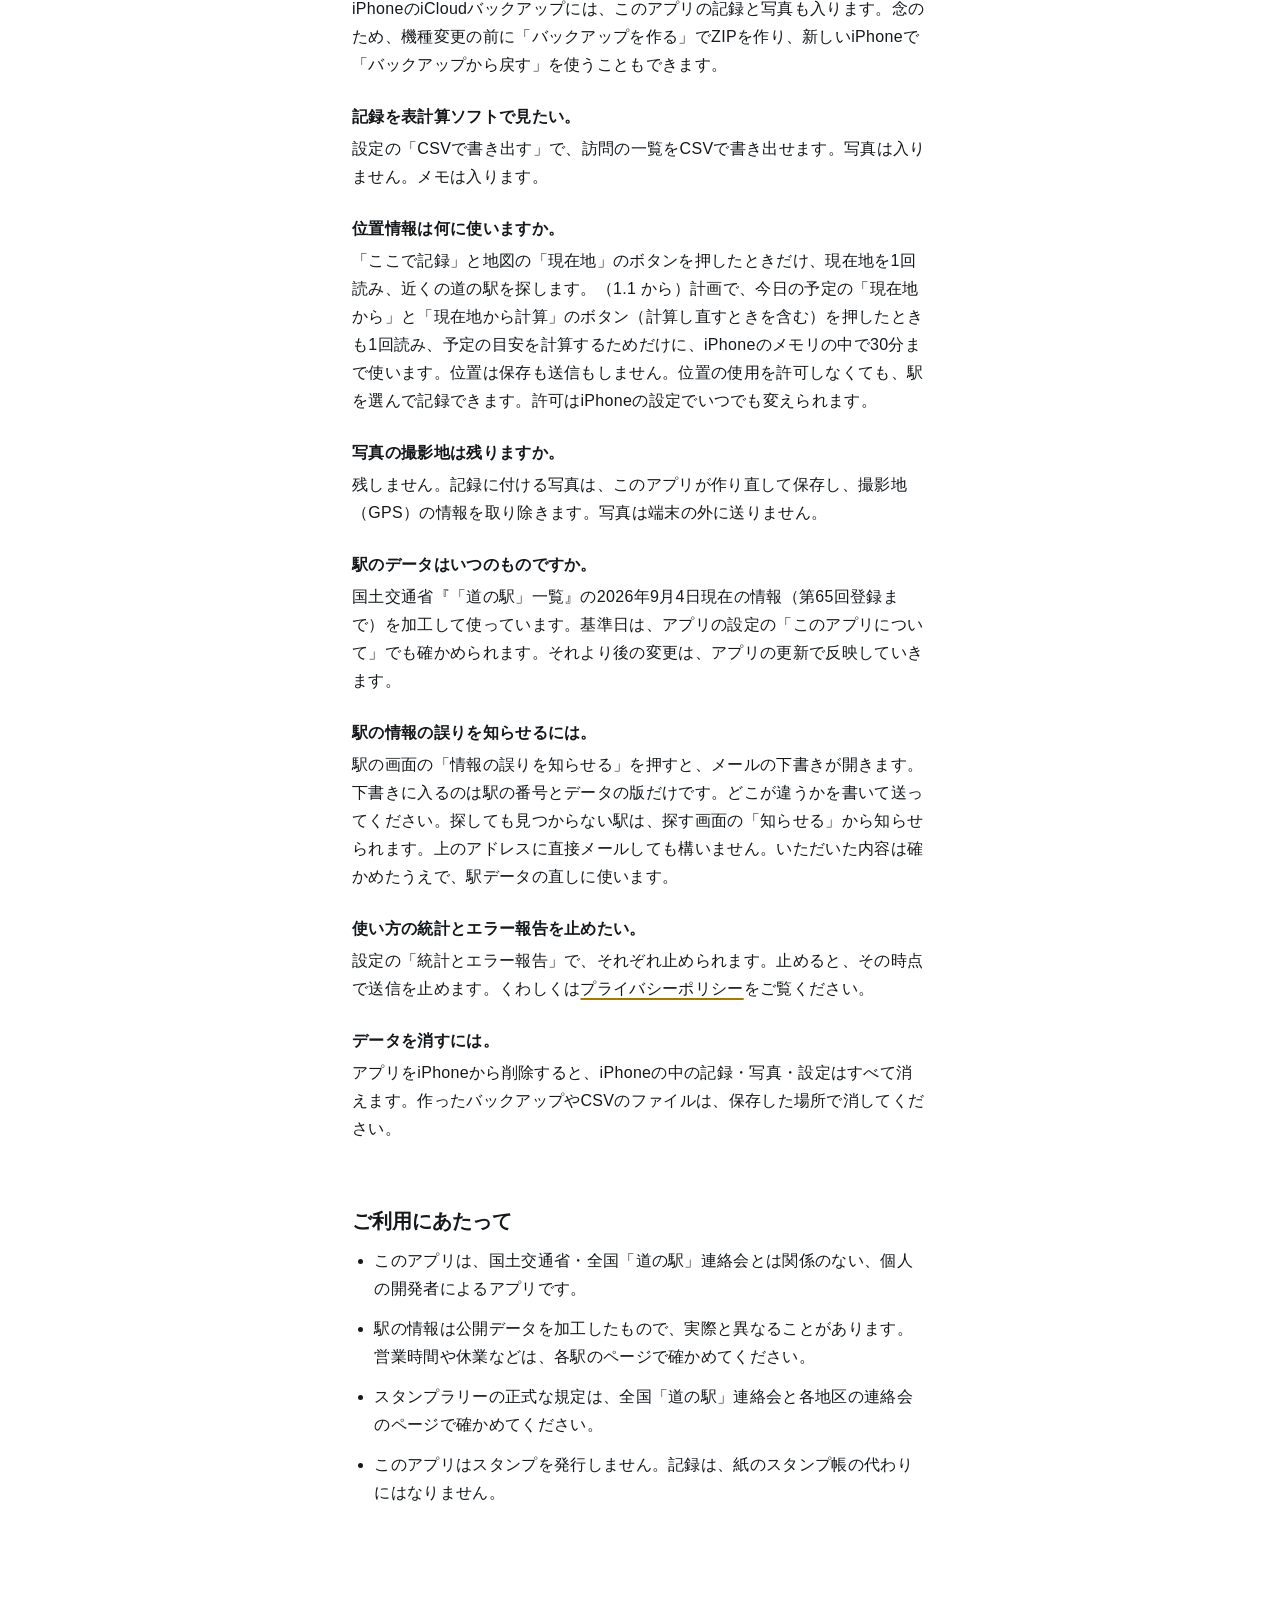
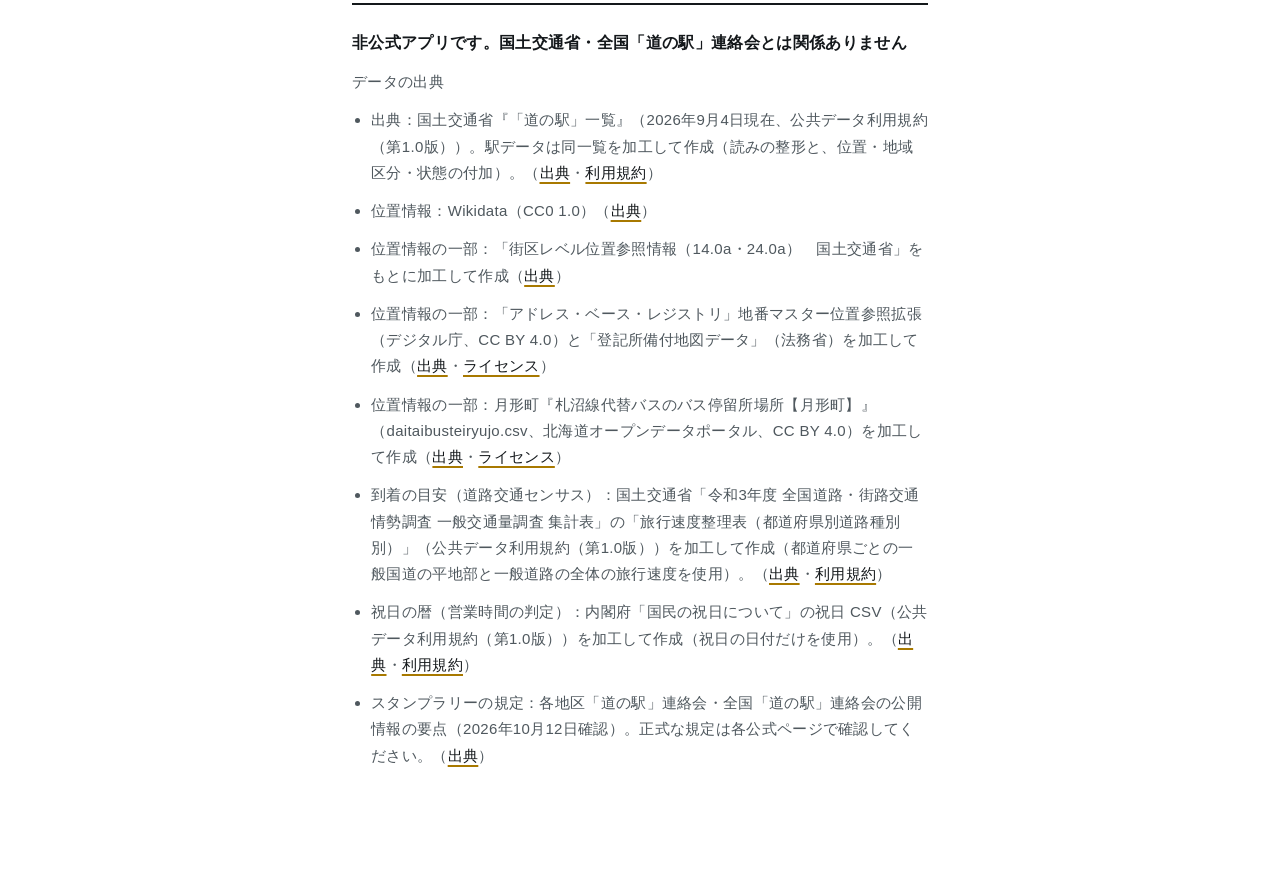
<file: support.html>
<!doctype html>
<html lang="ja">
  <head>
    <meta charset="utf-8" />
    <meta name="viewport" content="width=device-width, initial-scale=1" />
    <title>サポート | はしるし</title>
    <meta
      name="description"
      content="iPhoneアプリ「はしるし」の問い合わせ先と、よくある質問です。"
    />
    <link rel="stylesheet" href="style.css" />
  </head>
  <body>
    <div class="page">
      <header><span class="mark" aria-hidden="true"></span><a href="./">はしるし</a></header>
      <main>
        <h1>サポート</h1>
        <p class="lead">「はしるし」の問い合わせ先と、よくある質問です。</p>

        <h2>お問い合わせ</h2>
        <p>
          不具合やご質問は、メールでご連絡ください。アプリの設定の「問い合わせ」からも、メールの下書きを開けます（下書きに入るのはアプリの版だけです）。
        </p>
        <p><a href="mailto:tomodahinata@gmail.com">tomodahinata@gmail.com</a></p>
        <p class="meta">
          返信までに日数がかかることがあります。メールには、現在地、訪れた日付の一覧、写真などを書かないでください。不具合のときは、iPhoneの機種とiOSの版、起きたときの操作を書いていただけると助かります。
        </p>

        <h2>よくある質問</h2>
        <dl>
          <dt>バックアップを作るには。</dt>
          <dd>
            設定の「バックアップを作る」で、記録と写真をまとめたファイル（ZIP）を作り、保存する場所を選びます。アプリは、iCloud
            Driveのフォルダに置くことをおすすめしています。iCloudに送り終えたファイルは、iPhoneをなくしたり壊れたりしても、同じAppleアカウントの新しいiPhoneから開けます。ファイルは暗号化していません。訪れた駅と日付、メモ、写真がそのまま読めます。家族や仲間と共有しているフォルダではなく、ほかの人と共有していないフォルダを選んでください。
          </dd>

          <dt>バックアップから戻すには。</dt>
          <dd>
            設定の「バックアップから戻す」で、このアプリで作ったZIPを選びます。戻す前に中身と、加わる記録の見込みを確かめられます。戻した記録は、このiPhoneの記録と合わせます。このiPhoneで削除した記録は戻りません。はじめての起動のときも、はじめにの画面から戻せます。
          </dd>

          <dt>自動バックアップとは。</dt>
          <dd>
            設定の「自動バックアップ」で、フォルダを1回選んでオンにすると、アプリを開いたとき・前面に戻ったとき・閉じたときに、記録と写真をそのフォルダへ書き出します。初期設定はオフです。iCloud
            Driveのフォルダがおすすめです。ファイルは暗号化していないので、ほかの人と共有しているフォルダは選ばないでください。オフラインでも書き出せます。iCloudへの送信は、つながったときにiPhoneが行います。iCloudに送り終えたかどうかは、アプリからは分かりません。フォルダを開けなくなったときは、iCloud
            Driveにサインインしているかを確かめて、フォルダを選び直してください。オフにしても、書き出したファイルと手動で作ったバックアップは消えません。
          </dd>

          <dt>自動バックアップから戻すには。</dt>
          <dd>
            「バックアップから戻す」の最初の画面で「自動バックアップのフォルダから戻す」を選び、自動バックアップで選んだフォルダを選びます。複数のiPhoneで使っていたときは、戻すバックアップを選べます。戻す前に中身と、加わる記録の見込みを確かめられます。このiPhoneで削除した記録は戻りません。
          </dd>

          <dt>機種変更のときは。</dt>
          <dd>
            iPhoneのiCloudバックアップには、このアプリの記録と写真も入ります。念のため、機種変更の前に「バックアップを作る」でZIPを作り、新しいiPhoneで「バックアップから戻す」を使うこともできます。
          </dd>

          <dt>記録を表計算ソフトで見たい。</dt>
          <dd>
            設定の「CSVで書き出す」で、訪問の一覧をCSVで書き出せます。写真は入りません。メモは入ります。
          </dd>

          <dt>位置情報は何に使いますか。</dt>
          <dd>
            「ここで記録」と地図の「現在地」のボタンを押したときだけ、現在地を1回読み、近くの道の駅を探します。（1.1
            から）計画で、今日の予定の「現在地から」と「現在地から計算」のボタン（計算し直すときを含む）を押したときも1回読み、予定の目安を計算するためだけに、iPhoneのメモリの中で30分まで使います。位置は保存も送信もしません。位置の使用を許可しなくても、駅を選んで記録できます。許可はiPhoneの設定でいつでも変えられます。
          </dd>

          <dt>写真の撮影地は残りますか。</dt>
          <dd>
            残しません。記録に付ける写真は、このアプリが作り直して保存し、撮影地（GPS）の情報を取り除きます。写真は端末の外に送りません。
          </dd>

          <dt>駅のデータはいつのものですか。</dt>
          <dd>
            国土交通省『「道の駅」一覧』の2026年9月4日現在の情報（第65回登録まで）を加工して使っています。基準日は、アプリの設定の「このアプリについて」でも確かめられます。それより後の変更は、アプリの更新で反映していきます。
          </dd>

          <dt>駅の情報の誤りを知らせるには。</dt>
          <dd>
            駅の画面の「情報の誤りを知らせる」を押すと、メールの下書きが開きます。下書きに入るのは駅の番号とデータの版だけです。どこが違うかを書いて送ってください。探しても見つからない駅は、探す画面の「知らせる」から知らせられます。上のアドレスに直接メールしても構いません。いただいた内容は確かめたうえで、駅データの直しに使います。
          </dd>

          <dt>使い方の統計とエラー報告を止めたい。</dt>
          <dd>
            設定の「統計とエラー報告」で、それぞれ止められます。止めると、その時点で送信を止めます。くわしくは<a
              href="privacy.html"
              >プライバシーポリシー</a
            >をご覧ください。
          </dd>

          <dt>データを消すには。</dt>
          <dd>
            アプリをiPhoneから削除すると、iPhoneの中の記録・写真・設定はすべて消えます。作ったバックアップやCSVのファイルは、保存した場所で消してください。
          </dd>
        </dl>

        <h2>ご利用にあたって</h2>
        <ul>
          <li>
            このアプリは、国土交通省・全国「道の駅」連絡会とは関係のない、個人の開発者によるアプリです。
          </li>
          <li>
            駅の情報は公開データを加工したもので、実際と異なることがあります。営業時間や休業などは、各駅のページで確かめてください。
          </li>
          <li>
            スタンプラリーの正式な規定は、全国「道の駅」連絡会と各地区の連絡会のページで確かめてください。
          </li>
          <li>
            このアプリはスタンプを発行しません。記録は、紙のスタンプ帳の代わりにはなりません。
          </li>
        </ul>
      </main>
      <footer>
        <p class="disclaimer">
          非公式アプリです。国土交通省・全国「道の駅」連絡会とは関係ありません
        </p>
        <p class="meta">データの出典</p>
        <ul>
          <li>
            出典：国土交通省『「道の駅」一覧』（2026年9月4日現在、公共データ利用規約（第1.0版））。駅データは同一覧を加工して作成（読みの整形と、位置・地域区分・状態の付加）。（<a
              href="https://www.mlit.go.jp/road/Michi-no-Eki/list.html"
              >出典</a
            >・<a href="https://www.digital.go.jp/resources/open_data/public_data_license_v1.0"
              >利用規約</a
            >）
          </li>
          <li>
            位置情報：Wikidata（CC0 1.0）（<a
              href="https://www.wikidata.org/wiki/Wikidata:Licensing"
              >出典</a
            >）
          </li>
          <li>
            位置情報の一部：「街区レベル位置参照情報（14.0a・24.0a）　国土交通省」をもとに加工して作成（<a
              href="https://nlftp.mlit.go.jp/isj/"
              >出典</a
            >）
          </li>
          <li>
            位置情報の一部：「アドレス・ベース・レジストリ」地番マスター位置参照拡張（デジタル庁、CC
            BY 4.0）と「登記所備付地図データ」（法務省）を加工して作成（<a
              href="https://dataset.address-br.digital.go.jp/"
              >出典</a
            >・<a href="https://creativecommons.org/licenses/by/4.0/deed.ja">ライセンス</a>）
          </li>
          <li>
            位置情報の一部：月形町『札沼線代替バスのバス停留所場所【月形町】』（daitaibusteiryujo.csv、北海道オープンデータポータル、CC
            BY 4.0）を加工して作成（<a
              href="https://www.harp.lg.jp/opendata/dataset/1376/resource/2848/daitaibusteiryujo.csv"
              >出典</a
            >・<a href="https://creativecommons.org/licenses/by/4.0/deed.ja">ライセンス</a>）
          </li>
          <!-- prettier-ignore -->
          <li>
            到着の目安（道路交通センサス）：国土交通省「令和3年度 全国道路・街路交通情勢調査 一般交通量調査 集計表」の「旅行速度整理表（都道府県別道路種別別）」（公共データ利用規約（第1.0版））を加工して作成（都道府県ごとの一般国道の平地部と一般道路の全体の旅行速度を使用）。（<a href="https://www.mlit.go.jp/road/census/r3/index.html">出典</a>・<a href="https://www.digital.go.jp/resources/open_data/public_data_license_v1.0">利用規約</a>）
          </li>
          <li>
            祝日の暦（営業時間の判定）：内閣府「国民の祝日について」の祝日
            CSV（公共データ利用規約（第1.0版））を加工して作成（祝日の日付だけを使用）。（<a
              href="https://www8.cao.go.jp/chosei/shukujitsu/gaiyou.html"
              >出典</a
            >・<a href="https://www.digital.go.jp/resources/open_data/public_data_license_v1.0"
              >利用規約</a
            >）
          </li>
          <li>
            スタンプラリーの規定：各地区「道の駅」連絡会・全国「道の駅」連絡会の公開情報の要点（2026年10月12日確認）。正式な規定は各公式ページで確認してください。（<a
              href="https://www.michi-no-eki.jp/stamprally"
              >出典</a
            >）
          </li>
        </ul>
      </footer>
    </div>
  </body>
</html>
</file>
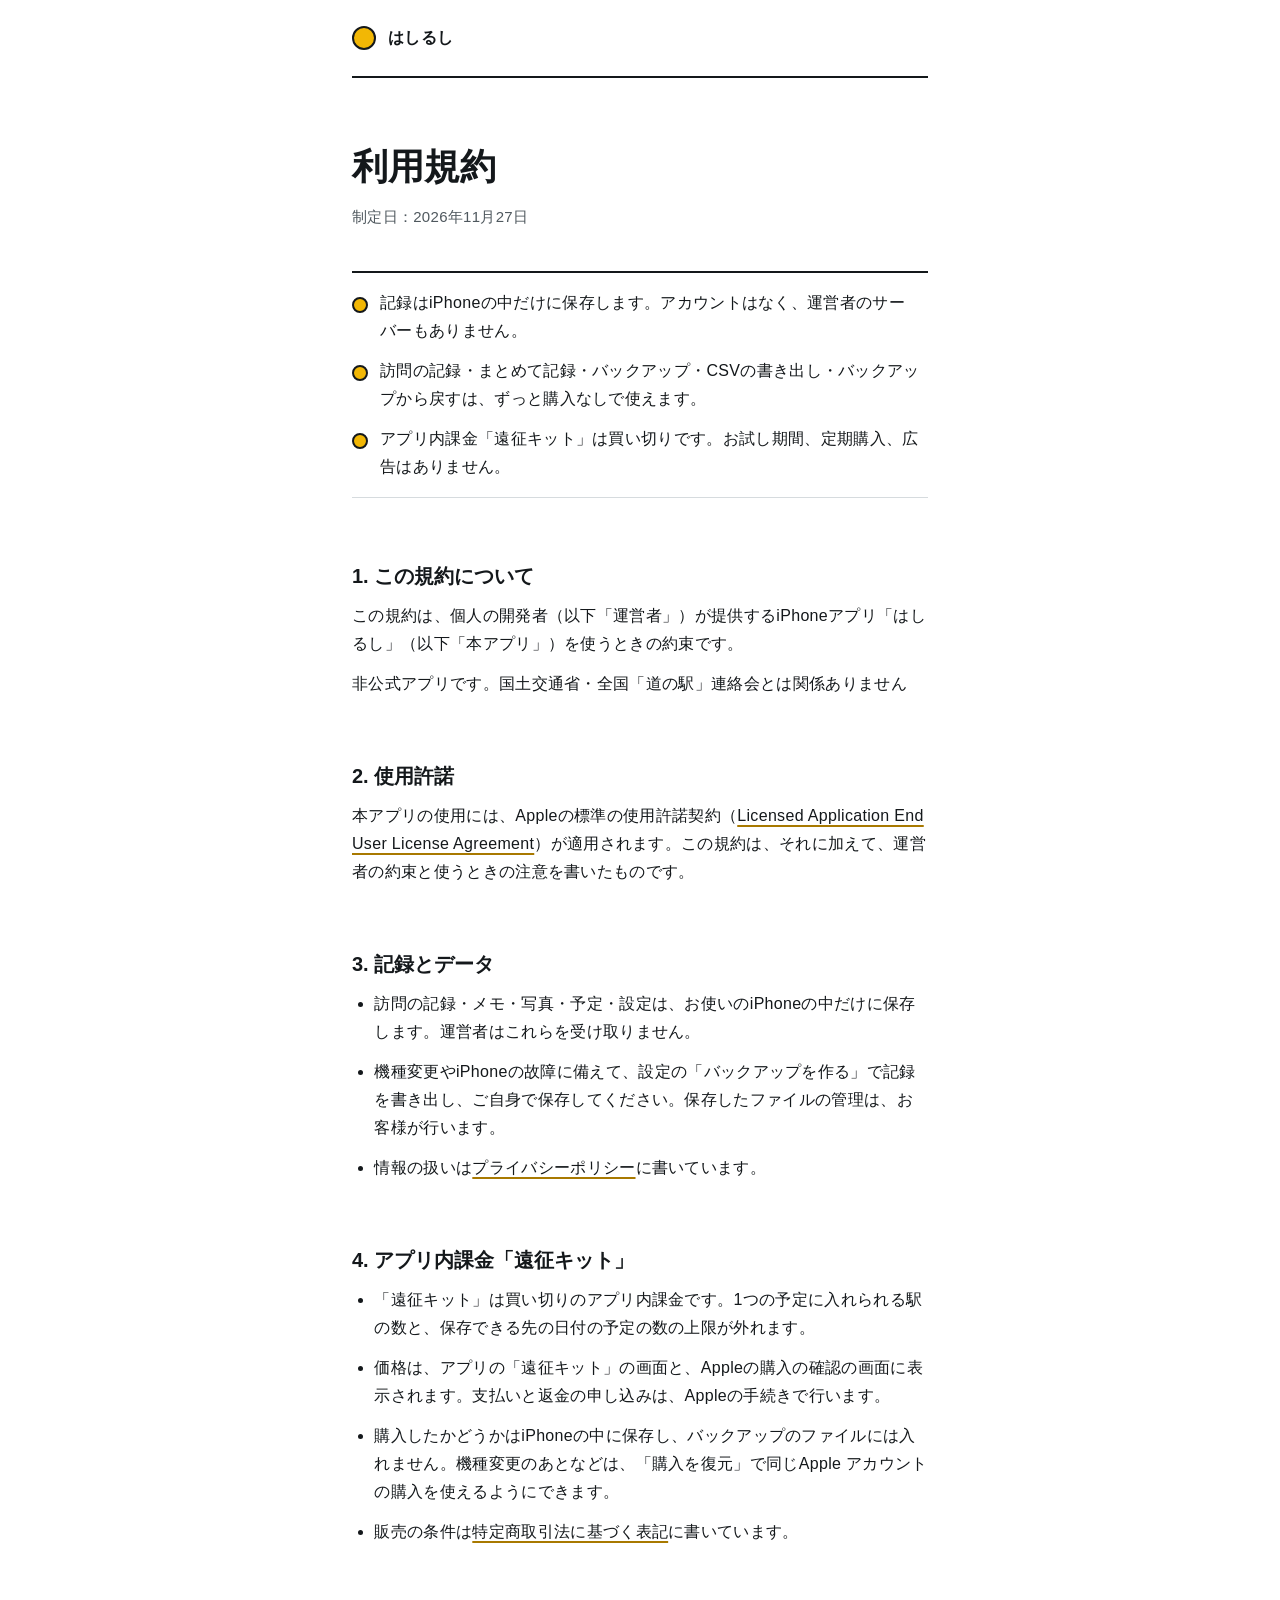
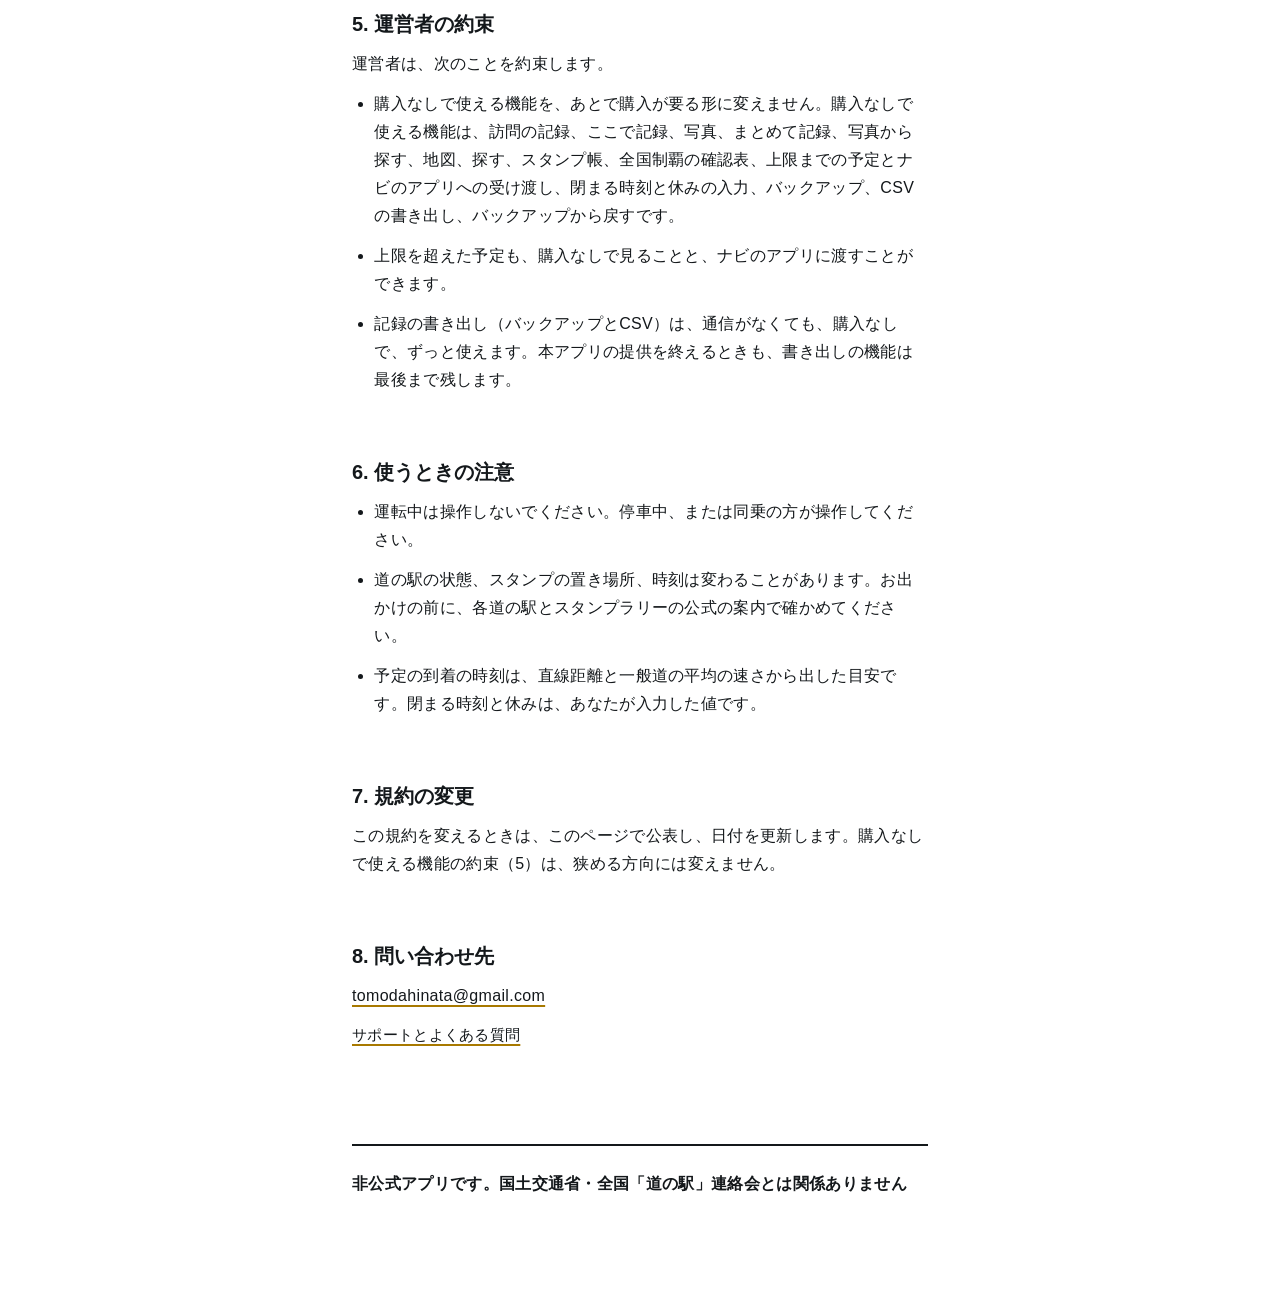
<file: terms.html>
<!doctype html>
<!--
  利用規約（kit-design.md §7。使用許諾は Apple の標準の使用許諾契約で、この頁はそれに加えて運営者の約束を書く）。
  約束（購入なしで使える機能を有料にしない・上限を超えた予定も見て渡せる・書き出しは最後まで残す）は
  ADR-0017 の決定 5（no-hostage）の写し。変えるなら ADR を置き換え、owner の承認が要る。
  2026-11-27: owner の指示で制定日を埋めた。
-->
<html lang="ja">
  <head>
    <meta charset="utf-8" />
    <meta name="viewport" content="width=device-width, initial-scale=1" />
    <title>利用規約 | はしるし</title>
    <meta
      name="description"
      content="iPhoneアプリ「はしるし」の利用規約です。記録の扱いと、アプリ内課金「遠征キット」の約束を書いています。"
    />
    <link rel="stylesheet" href="style.css" />
  </head>
  <body>
    <div class="page">
      <header><span class="mark" aria-hidden="true"></span><a href="./">はしるし</a></header>
      <main>
        <h1>利用規約</h1>
        <p class="meta">制定日：2026年11月27日</p>

        <ul class="summary">
          <li>
            記録はiPhoneの中だけに保存します。アカウントはなく、運営者のサーバーもありません。
          </li>
          <li>
            訪問の記録・まとめて記録・バックアップ・CSVの書き出し・バックアップから戻すは、ずっと購入なしで使えます。
          </li>
          <li>
            アプリ内課金「遠征キット」は買い切りです。お試し期間、定期購入、広告はありません。
          </li>
        </ul>

        <h2>1. この規約について</h2>
        <p>
          この規約は、個人の開発者（以下「運営者」）が提供するiPhoneアプリ「はしるし」（以下「本アプリ」）を使うときの約束です。
        </p>
        <p>非公式アプリです。国土交通省・全国「道の駅」連絡会とは関係ありません</p>

        <h2>2. 使用許諾</h2>
        <p>
          本アプリの使用には、Appleの標準の使用許諾契約（<a
            href="https://www.apple.com/legal/internet-services/itunes/dev/stdeula/"
            >Licensed Application End User License Agreement</a
          >）が適用されます。この規約は、それに加えて、運営者の約束と使うときの注意を書いたものです。
        </p>

        <h2>3. 記録とデータ</h2>
        <ul>
          <li>
            訪問の記録・メモ・写真・予定・設定は、お使いのiPhoneの中だけに保存します。運営者はこれらを受け取りません。
          </li>
          <li>
            機種変更やiPhoneの故障に備えて、設定の「バックアップを作る」で記録を書き出し、ご自身で保存してください。保存したファイルの管理は、お客様が行います。
          </li>
          <li>情報の扱いは<a href="privacy.html">プライバシーポリシー</a>に書いています。</li>
        </ul>

        <h2>4. アプリ内課金「遠征キット」</h2>
        <ul>
          <li>
            「遠征キット」は買い切りのアプリ内課金です。1つの予定に入れられる駅の数と、保存できる先の日付の予定の数の上限が外れます。
          </li>
          <li>
            価格は、アプリの「遠征キット」の画面と、Appleの購入の確認の画面に表示されます。支払いと返金の申し込みは、Appleの手続きで行います。
          </li>
          <li>
            購入したかどうかはiPhoneの中に保存し、バックアップのファイルには入れません。機種変更のあとなどは、「購入を復元」で同じApple
            アカウントの購入を使えるようにできます。
          </li>
          <li>販売の条件は<a href="tokushoho.html">特定商取引法に基づく表記</a>に書いています。</li>
        </ul>

        <h2>5. 運営者の約束</h2>
        <p>運営者は、次のことを約束します。</p>
        <ul>
          <li>
            購入なしで使える機能を、あとで購入が要る形に変えません。購入なしで使える機能は、訪問の記録、ここで記録、写真、まとめて記録、写真から探す、地図、探す、スタンプ帳、全国制覇の確認表、上限までの予定とナビのアプリへの受け渡し、閉まる時刻と休みの入力、バックアップ、CSVの書き出し、バックアップから戻すです。
          </li>
          <li>上限を超えた予定も、購入なしで見ることと、ナビのアプリに渡すことができます。</li>
          <li>
            記録の書き出し（バックアップとCSV）は、通信がなくても、購入なしで、ずっと使えます。本アプリの提供を終えるときも、書き出しの機能は最後まで残します。
          </li>
        </ul>

        <h2>6. 使うときの注意</h2>
        <ul>
          <li>運転中は操作しないでください。停車中、または同乗の方が操作してください。</li>
          <li>
            道の駅の状態、スタンプの置き場所、時刻は変わることがあります。お出かけの前に、各道の駅とスタンプラリーの公式の案内で確かめてください。
          </li>
          <li>
            予定の到着の時刻は、直線距離と一般道の平均の速さから出した目安です。閉まる時刻と休みは、あなたが入力した値です。
          </li>
        </ul>

        <h2>7. 規約の変更</h2>
        <p>
          この規約を変えるときは、このページで公表し、日付を更新します。購入なしで使える機能の約束（5）は、狭める方向には変えません。
        </p>

        <h2>8. 問い合わせ先</h2>
        <p><a href="mailto:tomodahinata@gmail.com">tomodahinata@gmail.com</a></p>
        <p class="meta"><a href="support.html">サポートとよくある質問</a></p>
      </main>
      <footer>
        <p class="disclaimer">
          非公式アプリです。国土交通省・全国「道の駅」連絡会とは関係ありません
        </p>
      </footer>
    </div>
  </body>
</html>
</file>
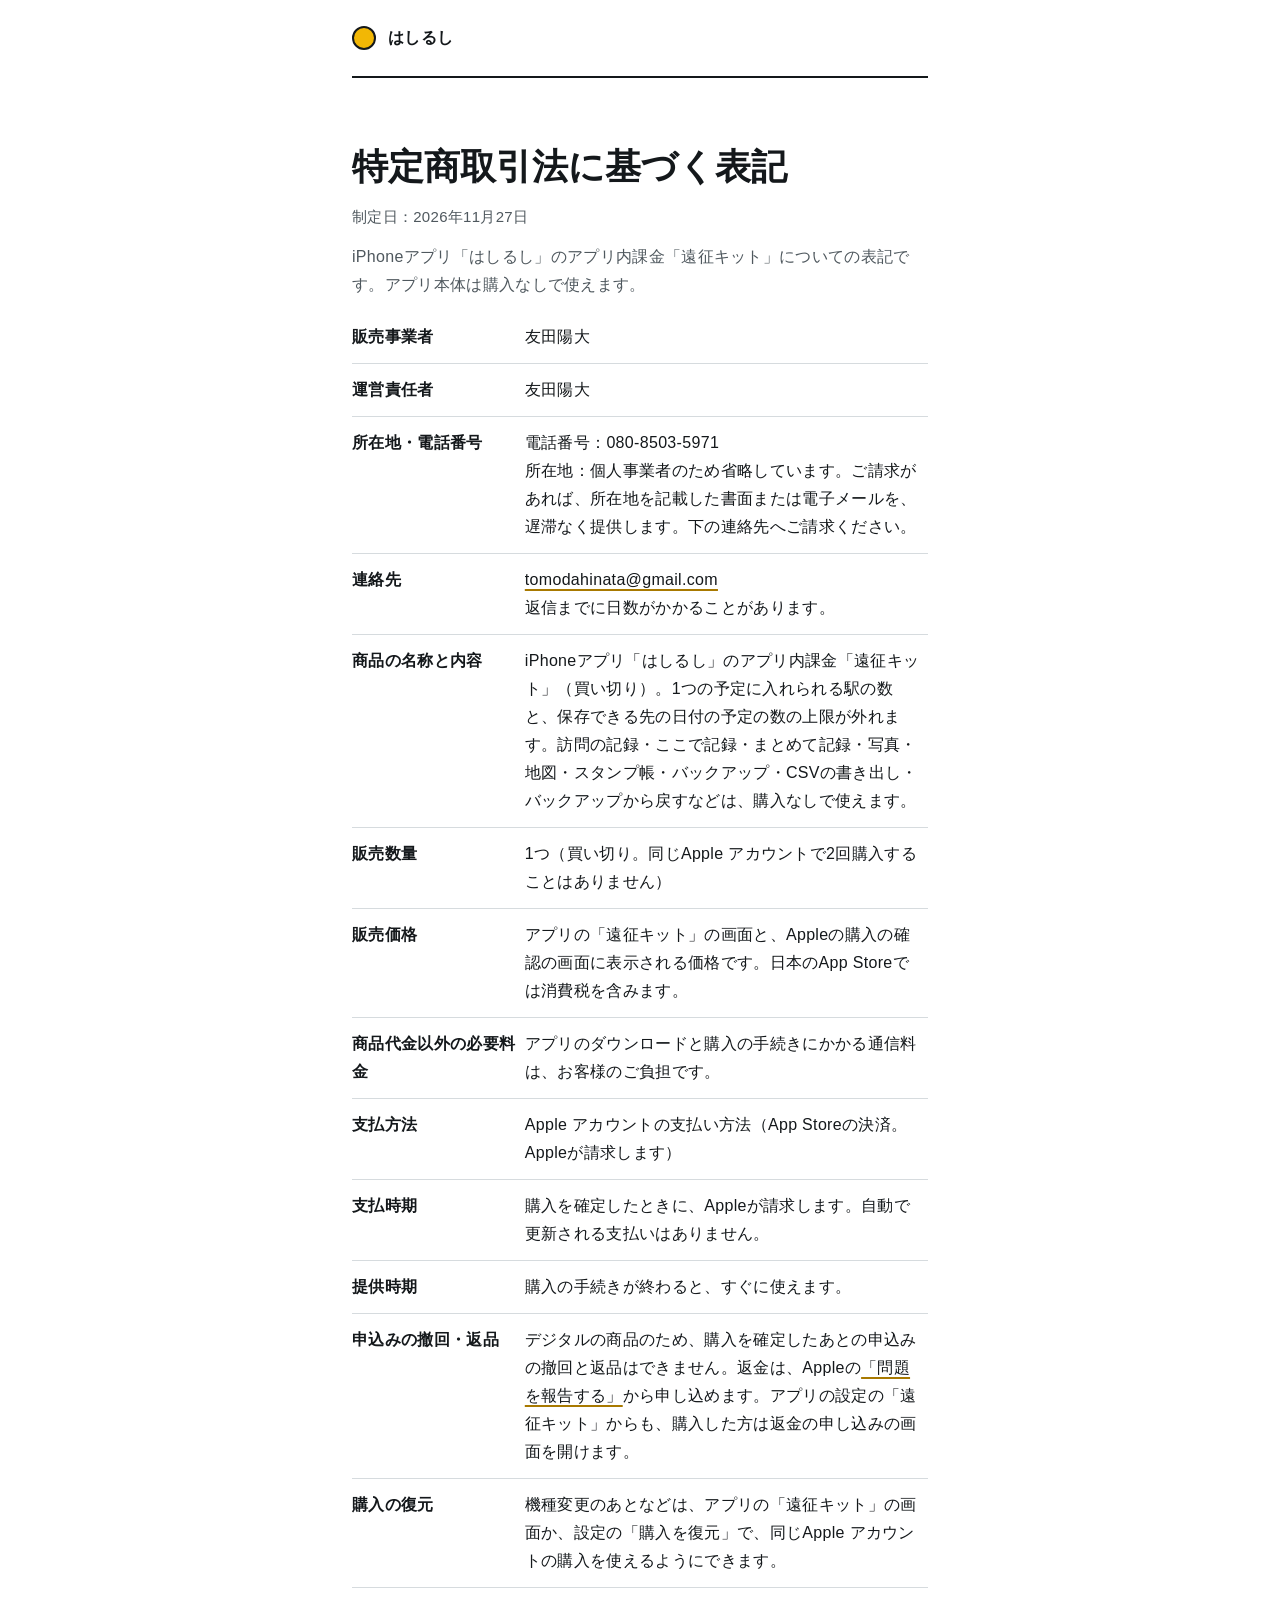
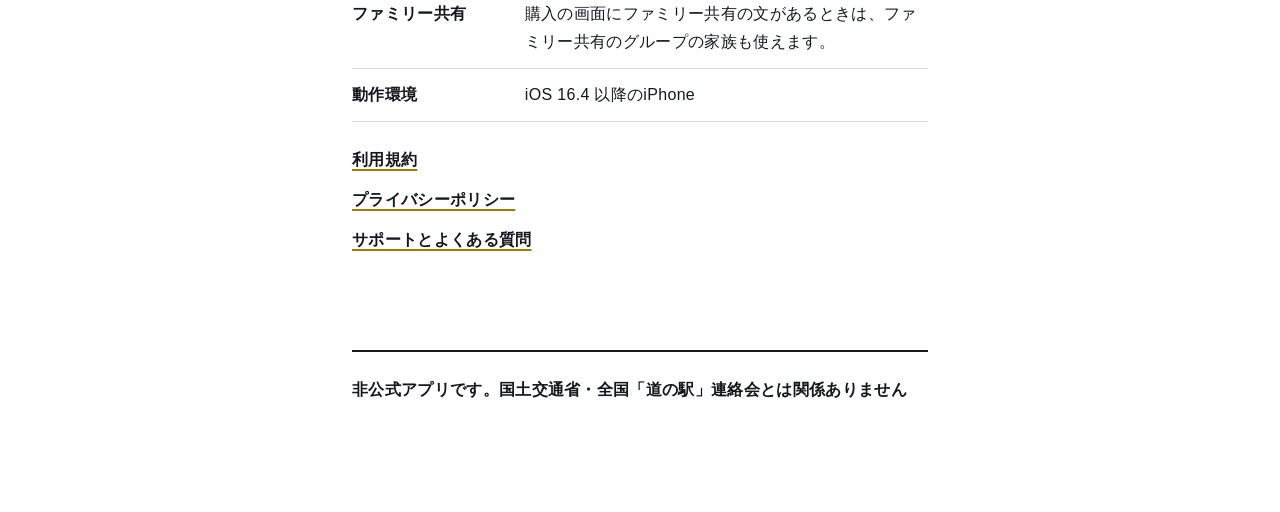
<file: tokushoho.html>
<!doctype html>
<!--
  特定商取引法に基づく表記（通信販売の表示事項。消費者庁「特定商取引法ガイド」の通信販売の広告の表示事項から書いた。
  同じ開発者のほかのアプリの頁と CSS は写していない: ADR-0018 の決定 1、corrections.md の kit minor 10）。
  2026-11-27: owner の指示で、制定日・販売事業者・運営責任者・電話番号を埋めた。所在地は省略し、請求があれば提供する（ADR-0018）。
  金額の数字は書かない（価格は購入の画面に表示される App Store の価格だけ。G15）。
-->
<html lang="ja">
  <head>
    <meta charset="utf-8" />
    <meta name="viewport" content="width=device-width, initial-scale=1" />
    <title>特定商取引法に基づく表記 | はしるし</title>
    <meta
      name="description"
      content="iPhoneアプリ「はしるし」のアプリ内課金「遠征キット」についての、特定商取引法に基づく表記です。"
    />
    <link rel="stylesheet" href="style.css" />
  </head>
  <body>
    <div class="page">
      <header><span class="mark" aria-hidden="true"></span><a href="./">はしるし</a></header>
      <main>
        <h1>特定商取引法に基づく表記</h1>
        <p class="meta">制定日：2026年11月27日</p>
        <p class="lead">
          iPhoneアプリ「はしるし」のアプリ内課金「遠征キット」についての表記です。アプリ本体は購入なしで使えます。
        </p>

        <table>
          <tbody>
            <tr>
              <th scope="row">販売事業者</th>
              <td>友田陽大</td>
            </tr>
            <tr>
              <th scope="row">運営責任者</th>
              <td>友田陽大</td>
            </tr>
            <tr>
              <th scope="row">所在地・電話番号</th>
              <td>
                電話番号：080-8503-5971
                <br />所在地：個人事業者のため省略しています。ご請求があれば、所在地を記載した書面または電子メールを、遅滞なく提供します。下の連絡先へご請求ください。
              </td>
            </tr>
            <tr>
              <th scope="row">連絡先</th>
              <td>
                <a href="mailto:tomodahinata@gmail.com">tomodahinata@gmail.com</a>
                <br />返信までに日数がかかることがあります。
              </td>
            </tr>
            <tr>
              <th scope="row">商品の名称と内容</th>
              <td>
                iPhoneアプリ「はしるし」のアプリ内課金「遠征キット」（買い切り）。1つの予定に入れられる駅の数と、保存できる先の日付の予定の数の上限が外れます。訪問の記録・ここで記録・まとめて記録・写真・地図・スタンプ帳・バックアップ・CSVの書き出し・バックアップから戻すなどは、購入なしで使えます。
              </td>
            </tr>
            <tr>
              <th scope="row">販売数量</th>
              <td>1つ（買い切り。同じApple アカウントで2回購入することはありません）</td>
            </tr>
            <tr>
              <th scope="row">販売価格</th>
              <td>
                アプリの「遠征キット」の画面と、Appleの購入の確認の画面に表示される価格です。日本のApp
                Storeでは消費税を含みます。
              </td>
            </tr>
            <tr>
              <th scope="row">商品代金以外の必要料金</th>
              <td>アプリのダウンロードと購入の手続きにかかる通信料は、お客様のご負担です。</td>
            </tr>
            <tr>
              <th scope="row">支払方法</th>
              <td>Apple アカウントの支払い方法（App Storeの決済。Appleが請求します）</td>
            </tr>
            <tr>
              <th scope="row">支払時期</th>
              <td>購入を確定したときに、Appleが請求します。自動で更新される支払いはありません。</td>
            </tr>
            <tr>
              <th scope="row">提供時期</th>
              <td>購入の手続きが終わると、すぐに使えます。</td>
            </tr>
            <tr>
              <th scope="row">申込みの撤回・返品</th>
              <td>
                デジタルの商品のため、購入を確定したあとの申込みの撤回と返品はできません。返金は、Appleの<a
                  href="https://reportaproblem.apple.com/"
                  >「問題を報告する」</a
                >から申し込めます。アプリの設定の「遠征キット」からも、購入した方は返金の申し込みの画面を開けます。
              </td>
            </tr>
            <tr>
              <th scope="row">購入の復元</th>
              <td>
                機種変更のあとなどは、アプリの「遠征キット」の画面か、設定の「購入を復元」で、同じApple
                アカウントの購入を使えるようにできます。
              </td>
            </tr>
            <tr>
              <th scope="row">ファミリー共有</th>
              <td>
                購入の画面にファミリー共有の文があるときは、ファミリー共有のグループの家族も使えます。
              </td>
            </tr>
            <tr>
              <th scope="row">動作環境</th>
              <td>iOS 16.4 以降のiPhone</td>
            </tr>
          </tbody>
        </table>

        <ul class="links">
          <li><a href="terms.html">利用規約</a></li>
          <li><a href="privacy.html">プライバシーポリシー</a></li>
          <li><a href="support.html">サポートとよくある質問</a></li>
        </ul>
      </main>
      <footer>
        <p class="disclaimer">
          非公式アプリです。国土交通省・全国「道の駅」連絡会とは関係ありません
        </p>
      </footer>
    </div>
  </body>
</html>
</file>
<file: style.css>
/* layout: archetype=Long Document · axis=left-biased · date=2026-10-15 */
/*
 * はしるし のサポートの頁。色はアプリの token（src/ui/tokens.ts「アスファルトと中央線」）から取る。
 * 黄色（#F2B705）は地に対して 1.8:1 しかないので、文字には使わず、必ず ink の枠か ink の文字と組む。
 * 書体: 外部フォントは読み込まない（訪問者の情報を第三者に送らないため）。日本語のシステムフォントを指定する。
 * アプリは light だけ（ADR-0011）なので、頁も light に固定する。
 */
:root {
  color-scheme: light;
  --ink: #14181b; /* 本文・見出し・リンク（白の上で 17.9:1） */
  --ink-soft: #4f585e; /* 補足（白の上で 7.0:1） */
  --ground: #ffffff;
  --line: #d6dbde; /* 装飾の区切り線だけ */
  --accent: #f2b705; /* しるしの塗り。必ず ink の枠と組む */
  --accent-deep: #a87900; /* リンクの下線（装飾。文字の色ではない） */
}
* {
  box-sizing: border-box;
}
html,
body {
  overflow-x: clip;
}
body {
  margin: 0;
  background: var(--ground);
  color: var(--ink);
  font-family:
    'Hiragino Sans', 'Hiragino Kaku Gothic ProN', 'Yu Gothic', 'Noto Sans JP', Meiryo, sans-serif;
  font-size: 1rem;
  font-weight: 400;
}
:lang(ja) {
  line-break: strict;
  word-break: normal;
  overflow-wrap: anywhere;
  line-height: 1.75;
  letter-spacing: 0.02em;
}
:lang(ja) h1,
:lang(ja) h2,
:lang(ja) h3 {
  word-break: auto-phrase;
  line-height: 1.4;
  letter-spacing: 0;
}
@supports (text-autospace: normal) {
  :lang(ja) {
    text-autospace: normal;
  }
}

.page {
  width: min(36em, 100% - 32px);
  margin: 0 auto;
  padding: 24px 0 96px;
}

header {
  display: grid;
  grid-template-columns: auto 1fr;
  align-items: center;
  gap: 12px;
  padding-bottom: 24px;
  border-bottom: 2px solid var(--ink);
}
.mark {
  display: block;
  width: 24px;
  height: 24px;
  border-radius: 50%;
  background: var(--accent);
  border: 2px solid var(--ink);
}
header a {
  color: var(--ink);
  font-weight: 700;
  text-decoration: none;
}
header a:hover {
  text-decoration: underline;
  text-decoration-color: var(--accent-deep);
}

h1 {
  font-size: clamp(1.75rem, 1.2vw + 1.45rem, 2.25rem);
  font-weight: 700;
  margin: 64px 0 12px;
}
h2 {
  font-size: 1.25rem;
  font-weight: 700;
  margin: 64px 0 12px;
}
h3 {
  font-size: 1rem;
  font-weight: 700;
  margin: 40px 0 8px;
}
p,
li {
  margin: 0 0 12px;
}
ul {
  padding-left: 1.4em;
  margin: 0 0 12px;
}
.lead {
  color: var(--ink-soft);
}
.meta {
  color: var(--ink-soft);
  font-size: 0.9375rem;
}

/* 要点: しるしの丸を行頭に置く（黄色の塗り + ink の枠） */
.summary {
  list-style: none;
  margin: 40px 0 0;
  padding: 16px 0 4px;
  border-top: 2px solid var(--ink);
  border-bottom: 1px solid var(--line);
}
.summary li {
  position: relative;
  padding-left: 28px;
  margin-bottom: 12px;
}
.summary li::before {
  content: '';
  position: absolute;
  left: 0;
  top: 0.5em;
  width: 12px;
  height: 12px;
  border-radius: 50%;
  background: var(--accent);
  border: 2px solid var(--ink);
}

.links {
  list-style: none;
  padding: 0;
  margin: 24px 0 0;
}
.links li {
  margin-bottom: 12px;
}
.links a {
  font-weight: 700;
}

a {
  color: var(--ink);
  text-decoration-color: var(--accent-deep);
  text-decoration-thickness: 2px;
  text-underline-offset: 0.25em;
}
a:hover {
  text-decoration-color: var(--ink);
}
a:focus-visible {
  outline: 3px solid var(--ink);
  outline-offset: 2px;
  box-shadow: 0 0 0 6px var(--accent);
  border-radius: 2px;
}

dl {
  margin: 0;
}
dt {
  font-weight: 700;
  margin: 24px 0 4px;
}
dd {
  margin: 0 0 12px;
}

table {
  width: 100%;
  border-collapse: collapse;
  margin: 0 0 24px;
}
caption {
  text-align: left;
  font-weight: 700;
  padding-bottom: 8px;
}
th,
td {
  text-align: left;
  vertical-align: top;
  padding: 12px 8px 12px 0;
  border-bottom: 1px solid var(--line);
}
th {
  width: 30%;
  font-weight: 700;
}
@media (max-width: 480px) {
  th,
  td {
    display: block;
    width: 100%;
    padding: 8px 0;
  }
  th {
    border-bottom: 0;
    padding-bottom: 0;
  }
}

footer {
  margin-top: 96px;
  padding-top: 24px;
  border-top: 2px solid var(--ink);
}
footer .disclaimer {
  font-weight: 700;
}
footer ul {
  padding-left: 1.2em;
}
footer li {
  color: var(--ink-soft);
  font-size: 0.9375rem;
}
</file>
